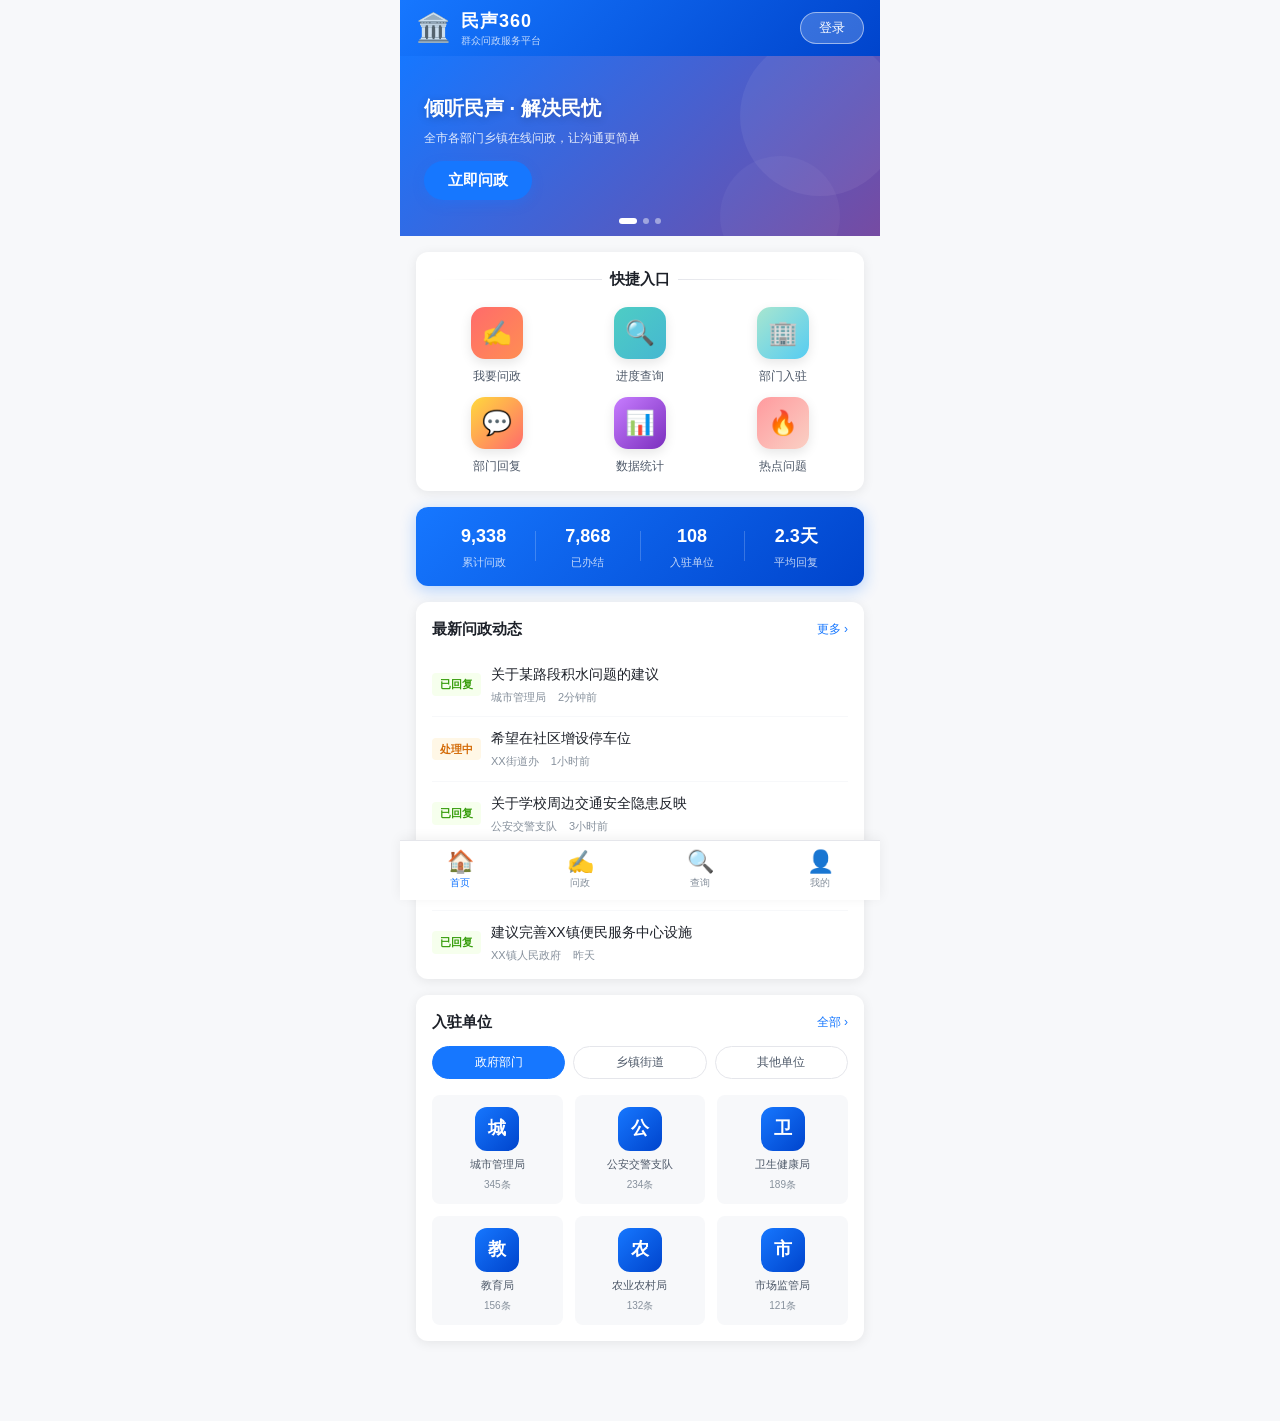
<file: index.html>
<!DOCTYPE html>
<html lang="zh-CN">
<head>
  <meta charset="UTF-8">
  <meta name="viewport" content="width=device-width, initial-scale=1.0, maximum-scale=1.0, user-scalable=no">
  <title>民声360 - 群众问政平台</title>
  <link rel="stylesheet" href="css/common.css">
  <link rel="stylesheet" href="css/index.css">
</head>
<body>
  <!-- 顶部导航 -->
  <header class="header">
    <div class="header-inner">
      <div class="logo">
        <span class="logo-icon">🏛️</span>
        <div class="logo-text">
          <h1>民声360</h1>
          <p>群众问政服务平台</p>
        </div>
      </div>
      <div class="header-actions">
        <button class="btn-login" onclick="showPage('login')">登录</button>
      </div>
    </div>
  </header>

  <!-- 轮播 Banner -->
  <section class="banner">
    <div class="banner-slider" id="bannerSlider">
      <div class="slide slide-1">
        <div class="slide-content">
          <h2>倾听民声 · 解决民忧</h2>
          <p>全市各部门乡镇在线问政，让沟通更简单</p>
          <button class="btn-primary" onclick="showPage('submit')">立即问政</button>
        </div>
      </div>
      <div class="slide slide-2">
        <div class="slide-content">
          <h2>透明高效 · 为民服务</h2>
          <p>全程留痕，督促办理，提升政务服务质量</p>
          <button class="btn-primary" onclick="showPage('query')">查询进度</button>
        </div>
      </div>
      <div class="slide slide-3">
        <div class="slide-content">
          <h2>数据驱动 · 科学治理</h2>
          <p>智能统计分析，助力政府科学决策</p>
          <button class="btn-primary" onclick="showPage('stats')">查看数据</button>
        </div>
      </div>
    </div>
    <div class="banner-dots">
      <span class="dot active" onclick="goSlide(0)"></span>
      <span class="dot" onclick="goSlide(1)"></span>
      <span class="dot" onclick="goSlide(2)"></span>
    </div>
  </section>

  <!-- 快捷入口 -->
  <section class="quick-entry">
    <div class="section-title">
      <span class="title-line"></span>
      <h3>快捷入口</h3>
      <span class="title-line"></span>
    </div>
    <div class="entry-grid">
      <div class="entry-item" onclick="showPage('submit')">
        <div class="entry-icon" style="background: linear-gradient(135deg,#FF6B6B,#FF8E53)">
          <span>✍️</span>
        </div>
        <p>我要问政</p>
      </div>
      <div class="entry-item" onclick="showPage('query')">
        <div class="entry-icon" style="background: linear-gradient(135deg,#4ECDC4,#45B7D1)">
          <span>🔍</span>
        </div>
        <p>进度查询</p>
      </div>
      <div class="entry-item" onclick="showPage('dept')">
        <div class="entry-icon" style="background: linear-gradient(135deg,#A8E6CF,#56CCF2)">
          <span>🏢</span>
        </div>
        <p>部门入驻</p>
      </div>
      <div class="entry-item" onclick="showPage('dept-reply')">
        <div class="entry-icon" style="background: linear-gradient(135deg,#FFD93D,#FF6B6B)">
          <span>💬</span>
        </div>
        <p>部门回复</p>
      </div>
      <div class="entry-item" onclick="showPage('stats')">
        <div class="entry-icon" style="background: linear-gradient(135deg,#C77DFF,#7B2FBE)">
          <span>📊</span>
        </div>
        <p>数据统计</p>
      </div>
      <div class="entry-item" onclick="showPage('hot')">
        <div class="entry-icon" style="background: linear-gradient(135deg,#FF9A9E,#FAD0C4)">
          <span>🔥</span>
        </div>
        <p>热点问题</p>
      </div>
    </div>
  </section>

  <!-- 统计数据 -->
  <section class="stat-bar">
    <div class="stat-item">
      <span class="stat-num" id="totalQuestions">12,845</span>
      <span class="stat-label">累计问政</span>
    </div>
    <div class="stat-divider"></div>
    <div class="stat-item">
      <span class="stat-num" id="solvedQuestions">11,203</span>
      <span class="stat-label">已办结</span>
    </div>
    <div class="stat-divider"></div>
    <div class="stat-item">
      <span class="stat-num" id="deptCount">128</span>
      <span class="stat-label">入驻单位</span>
    </div>
    <div class="stat-divider"></div>
    <div class="stat-item">
      <span class="stat-num" id="avgTime">2.3天</span>
      <span class="stat-label">平均回复</span>
    </div>
  </section>

  <!-- 最新动态 -->
  <section class="news-section">
    <div class="section-header">
      <h3>最新问政动态</h3>
      <a href="javascript:void(0)" class="more-link">更多 ›</a>
    </div>
    <div class="news-list">
      <div class="news-item" onclick="showPage('query')">
        <div class="news-tag tag-replied">已回复</div>
        <div class="news-content">
          <p class="news-title">关于某路段积水问题的建议</p>
          <div class="news-meta">
            <span>城市管理局</span>
            <span>2分钟前</span>
          </div>
        </div>
      </div>
      <div class="news-item" onclick="showPage('query')">
        <div class="news-tag tag-processing">处理中</div>
        <div class="news-content">
          <p class="news-title">希望在社区增设停车位</p>
          <div class="news-meta">
            <span>XX街道办</span>
            <span>1小时前</span>
          </div>
        </div>
      </div>
      <div class="news-item" onclick="showPage('query')">
        <div class="news-tag tag-replied">已回复</div>
        <div class="news-content">
          <p class="news-title">关于学校周边交通安全隐患反映</p>
          <div class="news-meta">
            <span>公安交警支队</span>
            <span>3小时前</span>
          </div>
        </div>
      </div>
      <div class="news-item" onclick="showPage('query')">
        <div class="news-tag tag-new">新提交</div>
        <div class="news-content">
          <p class="news-title">农贸市场卫生环境需要整改</p>
          <div class="news-meta">
            <span>市场监管局</span>
            <span>5小时前</span>
          </div>
        </div>
      </div>
      <div class="news-item" onclick="showPage('query')">
        <div class="news-tag tag-replied">已回复</div>
        <div class="news-content">
          <p class="news-title">建议完善XX镇便民服务中心设施</p>
          <div class="news-meta">
            <span>XX镇人民政府</span>
            <span>昨天</span>
          </div>
        </div>
      </div>
    </div>
  </section>

  <!-- 入驻部门展示 -->
  <section class="dept-showcase">
    <div class="section-header">
      <h3>入驻单位</h3>
      <a href="javascript:void(0)" onclick="showPage('dept-list')" class="more-link">全部 ›</a>
    </div>
    <div class="dept-tabs">
      <button class="dept-tab active" onclick="switchDeptTab(this,'gov')">政府部门</button>
      <button class="dept-tab" onclick="switchDeptTab(this,'town')">乡镇街道</button>
      <button class="dept-tab" onclick="switchDeptTab(this,'other')">其他单位</button>
    </div>
    <div class="dept-grid" id="deptGrid">
      <div class="dept-card" onclick="showPage('submit')">
        <div class="dept-avatar">城</div>
        <p>城市管理局</p>
        <span class="dept-count">345条</span>
      </div>
      <div class="dept-card" onclick="showPage('submit')">
        <div class="dept-avatar">公</div>
        <p>公安交警支队</p>
        <span class="dept-count">234条</span>
      </div>
      <div class="dept-card" onclick="showPage('submit')">
        <div class="dept-avatar">卫</div>
        <p>卫生健康局</p>
        <span class="dept-count">189条</span>
      </div>
      <div class="dept-card" onclick="showPage('submit')">
        <div class="dept-avatar">教</div>
        <p>教育局</p>
        <span class="dept-count">156条</span>
      </div>
      <div class="dept-card" onclick="showPage('submit')">
        <div class="dept-avatar">农</div>
        <p>农业农村局</p>
        <span class="dept-count">132条</span>
      </div>
      <div class="dept-card" onclick="showPage('submit')">
        <div class="dept-avatar">市</div>
        <p>市场监管局</p>
        <span class="dept-count">121条</span>
      </div>
    </div>
  </section>

  <!-- 底部导航 -->
  <nav class="bottom-nav">
    <div class="nav-item active" onclick="switchNav(this,'home')">
      <span class="nav-icon">🏠</span>
      <span>首页</span>
    </div>
    <div class="nav-item" onclick="switchNav(this,'submit');showPage('submit')">
      <span class="nav-icon">✍️</span>
      <span>问政</span>
    </div>
    <div class="nav-item" onclick="switchNav(this,'query');showPage('query')">
      <span class="nav-icon">🔍</span>
      <span>查询</span>
    </div>
    <div class="nav-item" onclick="switchNav(this,'mine');showPage('mine')">
      <span class="nav-icon">👤</span>
      <span>我的</span>
    </div>
  </nav>

  <!-- 各子页面容器（弹出层方式） -->
  <div id="pageOverlay" class="page-overlay" onclick="closePage()"></div>
  <div id="pageContainer" class="page-container"></div>

  <script src="js/common.js"></script>
  <script src="js/submit.js"></script>
  <script src="js/dept.js"></script>
  <script src="js/stats.js"></script>
  <script src="js/index.js"></script>
</body>
</html>
</file>
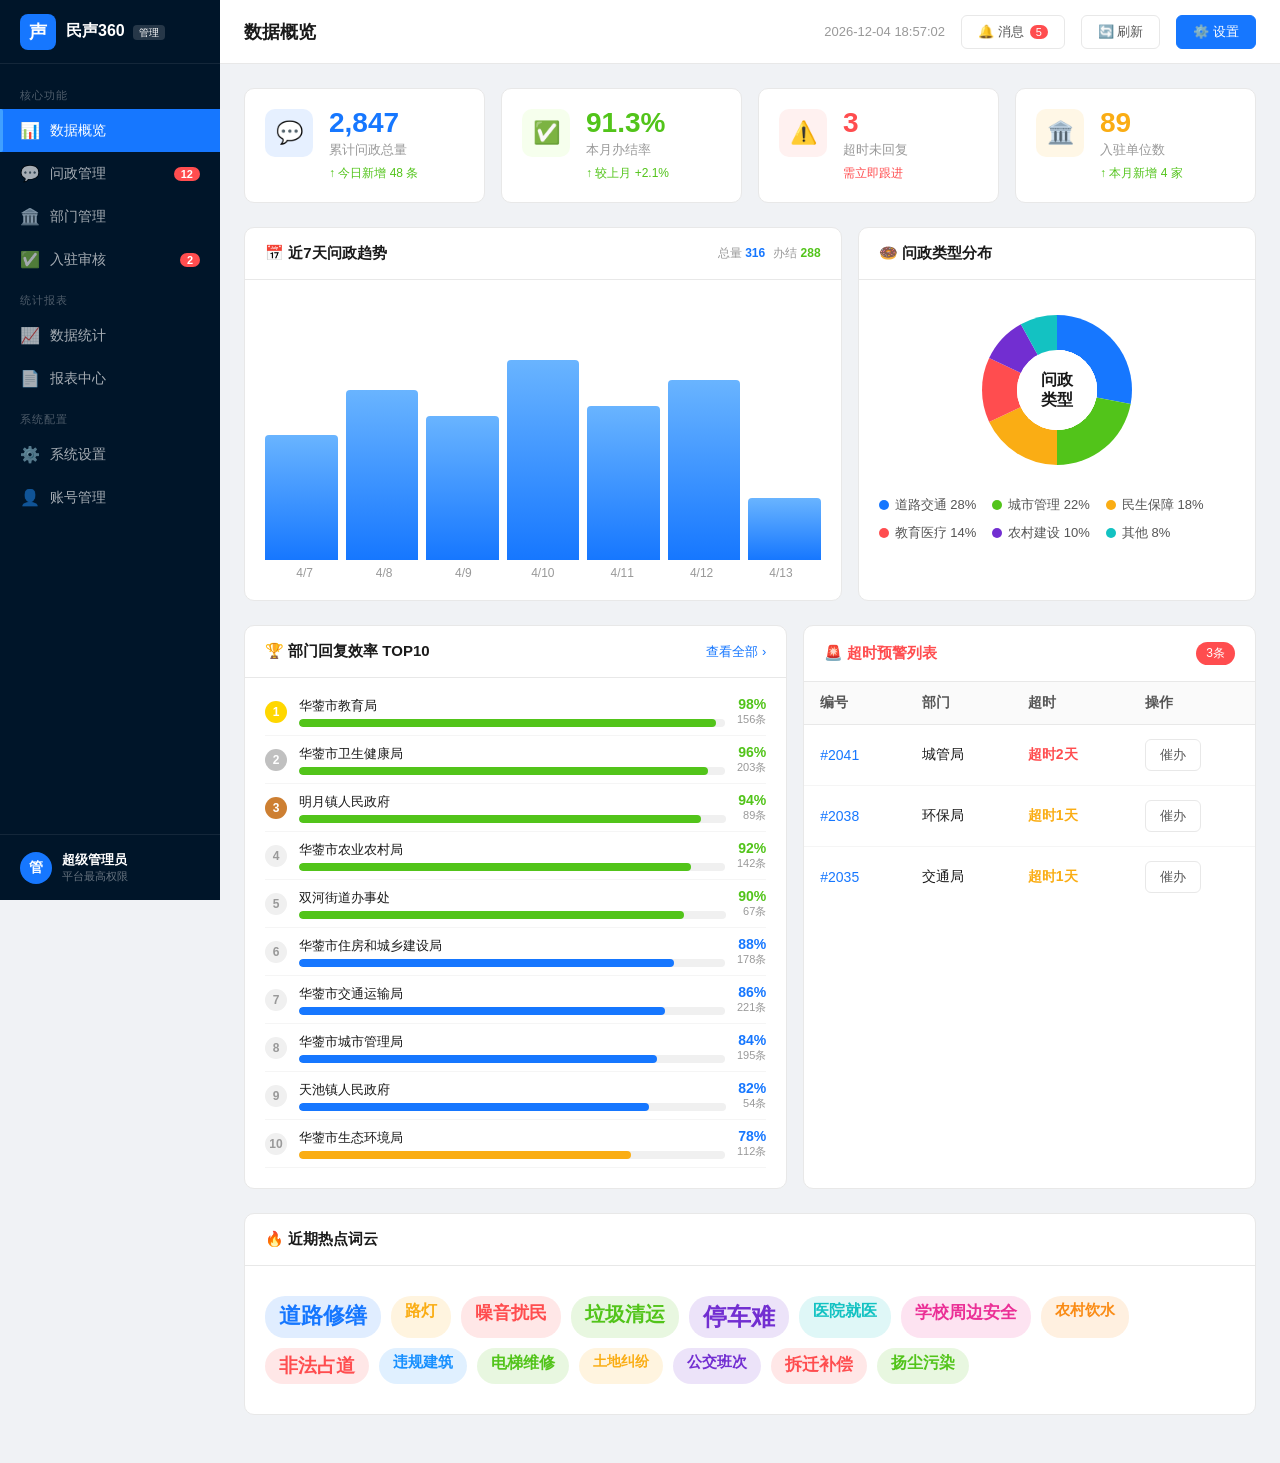
<file: admin.html>
<!DOCTYPE html>
<html lang="zh-CN">
<head>
<meta charset="UTF-8">
<meta name="viewport" content="width=device-width, initial-scale=1.0">
<title>民声360 · 平台管理后台</title>
<style>
  * { margin: 0; padding: 0; box-sizing: border-box; }
  :root {
    --primary: #1677FF;
    --primary-light: #E6F0FF;
    --success: #52C41A;
    --warning: #FAAD14;
    --danger: #FF4D4F;
    --bg: #F0F2F5;
    --sidebar-bg: #001529;
    --sidebar-text: rgba(255,255,255,0.65);
    --sidebar-active: #1677FF;
    --card-bg: #fff;
    --border: #E8E8E8;
    --text-1: #1A1A1A;
    --text-2: #555;
    --text-3: #999;
  }
  body { font-family: -apple-system, BlinkMacSystemFont, 'PingFang SC', 'Hiragino Sans GB', sans-serif; background: var(--bg); color: var(--text-1); min-height: 100vh; display: flex; }

  /* ===== 侧边栏 ===== */
  .sidebar {
    width: 220px; min-height: 100vh; background: var(--sidebar-bg);
    display: flex; flex-direction: column; flex-shrink: 0; position: fixed; top: 0; left: 0; bottom: 0; z-index: 100;
    transition: width 0.2s;
  }
  .sidebar-logo {
    height: 64px; display: flex; align-items: center; gap: 10px; padding: 0 20px;
    border-bottom: 1px solid rgba(255,255,255,0.08);
  }
  .logo-icon {
    width: 36px; height: 36px; background: var(--primary); border-radius: 8px;
    display: flex; align-items: center; justify-content: center; color: #fff; font-size: 18px; font-weight: 800;
  }
  .logo-text { color: #fff; font-size: 16px; font-weight: 700; }
  .logo-badge { background: rgba(255,255,255,0.15); color: #fff; font-size: 10px; padding: 2px 6px; border-radius: 4px; margin-left: 4px; }

  .sidebar-nav { flex: 1; padding: 12px 0; overflow-y: auto; }
  .nav-group-title { color: rgba(255,255,255,0.3); font-size: 11px; padding: 12px 20px 6px; letter-spacing: 1px; text-transform: uppercase; }
  .nav-item {
    display: flex; align-items: center; gap: 10px; padding: 12px 20px; cursor: pointer;
    color: var(--sidebar-text); font-size: 14px; transition: all 0.15s; position: relative;
  }
  .nav-item:hover { color: #fff; background: rgba(255,255,255,0.06); }
  .nav-item.active { color: #fff; background: var(--primary); }
  .nav-item.active::before {
    content: ''; position: absolute; left: 0; top: 0; bottom: 0; width: 3px;
    background: #40A0FF; border-radius: 0 2px 2px 0;
  }
  .nav-item .badge {
    margin-left: auto; background: var(--danger); color: #fff; font-size: 11px;
    padding: 1px 7px; border-radius: 10px; font-weight: 600;
  }
  .nav-icon { font-size: 16px; width: 20px; text-align: center; }

  .sidebar-footer {
    padding: 16px 20px; border-top: 1px solid rgba(255,255,255,0.08);
    display: flex; align-items: center; gap: 10px;
  }
  .admin-avatar {
    width: 32px; height: 32px; background: var(--primary); border-radius: 50%;
    display: flex; align-items: center; justify-content: center; color: #fff; font-size: 14px; font-weight: 700;
  }
  .admin-info .name { color: #fff; font-size: 13px; font-weight: 600; }
  .admin-info .role { color: rgba(255,255,255,0.4); font-size: 11px; }

  /* ===== 主内容区 ===== */
  .main { margin-left: 220px; min-height: 100vh; display: flex; flex-direction: column; flex: 1; }

  .topbar {
    height: 64px; background: #fff; border-bottom: 1px solid var(--border);
    display: flex; align-items: center; padding: 0 24px; gap: 16px; position: sticky; top: 0; z-index: 50;
  }
  .topbar-title { font-size: 18px; font-weight: 700; color: var(--text-1); flex: 1; }
  .topbar-time { font-size: 13px; color: var(--text-3); }
  .topbar-btn {
    padding: 7px 16px; border-radius: 6px; border: 1.5px solid var(--border);
    font-size: 13px; cursor: pointer; background: #fff; color: var(--text-2);
    display: flex; align-items: center; gap: 6px; transition: all 0.15s;
  }
  .topbar-btn:hover { border-color: var(--primary); color: var(--primary); }
  .topbar-btn.primary { background: var(--primary); color: #fff; border-color: var(--primary); }
  .topbar-btn.primary:hover { background: #0e5cdb; }

  .content { padding: 24px; flex: 1; }

  /* ===== 卡片 ===== */
  .card { background: var(--card-bg); border-radius: 10px; border: 1px solid var(--border); overflow: hidden; }
  .card-header {
    padding: 16px 20px; border-bottom: 1px solid var(--border);
    display: flex; align-items: center; justify-content: space-between;
  }
  .card-title { font-size: 15px; font-weight: 700; display: flex; align-items: center; gap: 8px; }
  .card-body { padding: 20px; }
  .card-action { font-size: 13px; color: var(--primary); cursor: pointer; }

  /* ===== 统计卡片 ===== */
  .stat-grid { display: grid; grid-template-columns: repeat(4, 1fr); gap: 16px; margin-bottom: 24px; }
  .stat-card {
    background: var(--card-bg); border-radius: 10px; border: 1px solid var(--border);
    padding: 20px; display: flex; align-items: flex-start; gap: 16px;
  }
  .stat-icon {
    width: 48px; height: 48px; border-radius: 10px; display: flex; align-items: center; justify-content: center;
    font-size: 22px; flex-shrink: 0;
  }
  .stat-info .value { font-size: 28px; font-weight: 800; line-height: 1; margin-bottom: 4px; }
  .stat-info .label { font-size: 13px; color: var(--text-3); margin-bottom: 6px; }
  .stat-info .trend { font-size: 12px; }
  .trend-up { color: var(--success); }
  .trend-down { color: var(--danger); }

  /* ===== 页面切换 ===== */
  .page { display: none; }
  .page.active { display: block; }

  /* ===== 图表区 ===== */
  .chart-grid { display: grid; grid-template-columns: 1.5fr 1fr; gap: 16px; margin-bottom: 24px; }
  .chart-wrap { position: relative; height: 260px; display: flex; align-items: flex-end; gap: 8px; padding: 20px 0 0; }
  .bar-wrap { flex: 1; display: flex; flex-direction: column; align-items: center; gap: 6px; }
  .bar {
    width: 100%; border-radius: 4px 4px 0 0;
    background: linear-gradient(to top, var(--primary), #69B4FF);
    transition: height 0.6s cubic-bezier(.22,1,.36,1); cursor: pointer; position: relative;
  }
  .bar:hover::after {
    content: attr(data-val); position: absolute; top: -28px; left: 50%; transform: translateX(-50%);
    background: rgba(0,0,0,0.75); color: #fff; font-size: 12px; padding: 3px 8px; border-radius: 4px; white-space: nowrap;
  }
  .bar-label { font-size: 12px; color: var(--text-3); white-space: nowrap; }

  /* 饼图 */
  .pie-legend { display: flex; flex-wrap: wrap; gap: 10px 16px; margin-top: 16px; }
  .pie-item { display: flex; align-items: center; gap: 6px; font-size: 13px; color: var(--text-2); }
  .pie-dot { width: 10px; height: 10px; border-radius: 50%; }

  /* ===== 表格 ===== */
  .table-wrap { overflow-x: auto; }
  table { width: 100%; border-collapse: collapse; font-size: 14px; }
  thead th { background: #FAFAFA; padding: 12px 16px; text-align: left; font-weight: 600; color: var(--text-2); border-bottom: 1px solid var(--border); white-space: nowrap; }
  tbody td { padding: 14px 16px; border-bottom: 1px solid #F5F5F5; color: var(--text-1); vertical-align: middle; }
  tbody tr:last-child td { border-bottom: none; }
  tbody tr:hover td { background: #FAFBFF; }

  /* ===== 标签 ===== */
  .tag { display: inline-flex; align-items: center; padding: 3px 10px; border-radius: 20px; font-size: 12px; font-weight: 600; }
  .tag-pending { background: #FFF7E6; color: #D46B08; }
  .tag-processing { background: #E6F4FF; color: #0958D9; }
  .tag-done { background: #F6FFED; color: #389E0D; }
  .tag-urgent { background: #FFF1F0; color: #CF1322; }
  .tag-forward { background: #F9F0FF; color: #531DAB; }
  .tag-active { background: #F6FFED; color: #389E0D; }
  .tag-inactive { background: #F5F5F5; color: #8C8C8C; }

  /* ===== 按钮 ===== */
  .btn { padding: 6px 14px; border-radius: 6px; font-size: 13px; cursor: pointer; border: none; font-weight: 500; transition: all 0.15s; }
  .btn-primary { background: var(--primary); color: #fff; }
  .btn-primary:hover { background: #0e5cdb; }
  .btn-success { background: var(--success); color: #fff; }
  .btn-danger { background: var(--danger); color: #fff; }
  .btn-ghost { background: #fff; border: 1.5px solid var(--border); color: var(--text-2); }
  .btn-ghost:hover { border-color: var(--primary); color: var(--primary); }
  .btn + .btn { margin-left: 6px; }

  /* ===== 表单 ===== */
  .form-row { display: flex; align-items: center; gap: 12px; margin-bottom: 16px; }
  .form-label { width: 100px; font-size: 14px; color: var(--text-2); flex-shrink: 0; text-align: right; }
  .form-control {
    flex: 1; padding: 9px 12px; border: 1.5px solid var(--border); border-radius: 6px;
    font-size: 14px; outline: none; transition: border-color 0.15s; background: #fff;
  }
  .form-control:focus { border-color: var(--primary); }
  select.form-control { cursor: pointer; }

  /* ===== 设置项 ===== */
  .setting-item {
    display: flex; align-items: center; justify-content: space-between;
    padding: 16px 0; border-bottom: 1px solid #F5F5F5;
  }
  .setting-item:last-child { border-bottom: none; }
  .setting-label .title { font-size: 14px; font-weight: 600; }
  .setting-label .desc { font-size: 12px; color: var(--text-3); margin-top: 2px; }
  .setting-control { display: flex; align-items: center; gap: 10px; }

  /* 开关 */
  .toggle { position: relative; width: 44px; height: 24px; cursor: pointer; }
  .toggle input { display: none; }
  .toggle-track {
    width: 44px; height: 24px; background: #CCC; border-radius: 12px;
    transition: background 0.2s; cursor: pointer;
  }
  .toggle input:checked + .toggle-track { background: var(--primary); }
  .toggle-thumb {
    position: absolute; top: 2px; left: 2px; width: 20px; height: 20px;
    background: #fff; border-radius: 50%; transition: transform 0.2s;
    box-shadow: 0 1px 4px rgba(0,0,0,0.2);
  }
  .toggle input:checked ~ .toggle-thumb { transform: translateX(20px); }

  /* 数字输入 */
  .num-input-wrap { display: flex; align-items: center; gap: 8px; }
  .num-input { width: 64px; padding: 7px 10px; border: 1.5px solid var(--border); border-radius: 6px; font-size: 14px; text-align: center; outline: none; }
  .num-input:focus { border-color: var(--primary); }
  .num-unit { font-size: 13px; color: var(--text-3); }

  /* ===== 进度条 ===== */
  .progress-bar { height: 8px; background: #F0F0F0; border-radius: 4px; overflow: hidden; }
  .progress-fill { height: 100%; border-radius: 4px; transition: width 0.6s; }

  /* ===== 分页 ===== */
  .pagination { display: flex; align-items: center; justify-content: flex-end; gap: 6px; margin-top: 16px; }
  .page-btn {
    min-width: 32px; height: 32px; border: 1.5px solid var(--border); border-radius: 6px;
    display: flex; align-items: center; justify-content: center; font-size: 13px; cursor: pointer;
    background: #fff; color: var(--text-2); transition: all 0.15s;
  }
  .page-btn:hover, .page-btn.active { border-color: var(--primary); color: var(--primary); background: var(--primary-light); }

  /* ===== Toast ===== */
  #toast {
    position: fixed; top: 80px; left: 50%; transform: translateX(-50%) translateY(-20px);
    background: rgba(0,0,0,0.75); color: #fff; padding: 10px 20px; border-radius: 8px;
    font-size: 14px; z-index: 9999; opacity: 0; transition: all 0.3s; pointer-events: none;
  }
  #toast.show { opacity: 1; transform: translateX(-50%) translateY(0); }

  /* ===== 模态框 ===== */
  .modal-overlay {
    display: none; position: fixed; inset: 0; background: rgba(0,0,0,0.4);
    z-index: 500; align-items: center; justify-content: center;
  }
  .modal-overlay.open { display: flex; }
  .modal {
    background: #fff; border-radius: 12px; width: 520px; max-width: 90vw;
    max-height: 85vh; overflow-y: auto; box-shadow: 0 20px 60px rgba(0,0,0,0.2);
    animation: modalIn 0.25s ease;
  }
  @keyframes modalIn { from { opacity:0; transform: scale(0.95); } to { opacity:1; transform: scale(1); } }
  .modal-header { padding: 20px 24px 16px; display: flex; align-items: center; justify-content: space-between; border-bottom: 1px solid var(--border); }
  .modal-title { font-size: 16px; font-weight: 700; }
  .modal-close { width: 28px; height: 28px; border-radius: 50%; border: none; background: #F5F5F5; cursor: pointer; font-size: 16px; display: flex; align-items: center; justify-content: center; }
  .modal-close:hover { background: #E8E8E8; }
  .modal-body { padding: 20px 24px; }
  .modal-footer { padding: 12px 24px 20px; display: flex; justify-content: flex-end; gap: 10px; border-top: 1px solid var(--border); }

  /* ===== 词云 ===== */
  .word-cloud { display: flex; flex-wrap: wrap; gap: 10px; padding: 10px 0; }
  .word-item { padding: 5px 14px; border-radius: 20px; cursor: pointer; transition: transform 0.15s; }
  .word-item:hover { transform: scale(1.1); }

  /* ===== 搜索框 ===== */
  .search-wrap { display: flex; gap: 10px; flex-wrap: wrap; align-items: center; margin-bottom: 16px; }
  .search-input { padding: 8px 12px; border: 1.5px solid var(--border); border-radius: 6px; font-size: 13px; outline: none; width: 200px; }
  .search-input:focus { border-color: var(--primary); }
  .search-select { padding: 8px 12px; border: 1.5px solid var(--border); border-radius: 6px; font-size: 13px; outline: none; cursor: pointer; }
  .search-select:focus { border-color: var(--primary); }

  /* ===== 报表卡片 ===== */
  .report-grid { display: grid; grid-template-columns: repeat(4, 1fr); gap: 16px; }
  .report-card {
    border: 2px dashed var(--border); border-radius: 10px; padding: 24px 16px;
    text-align: center; cursor: pointer; transition: all 0.15s; position: relative;
  }
  .report-card:hover { border-color: var(--primary); background: var(--primary-light); }
  .report-card:hover .report-icon { transform: scale(1.1); }
  .report-icon { font-size: 36px; margin-bottom: 10px; transition: transform 0.2s; display: block; }
  .report-name { font-size: 15px; font-weight: 700; margin-bottom: 4px; }
  .report-desc { font-size: 12px; color: var(--text-3); }
  .report-badge {
    position: absolute; top: 10px; right: 10px; background: var(--success);
    color: #fff; font-size: 11px; padding: 2px 8px; border-radius: 10px;
  }

  /* ===== 空状态 ===== */
  .empty-state { text-align: center; padding: 40px; color: var(--text-3); }
  .empty-state .icon { font-size: 48px; margin-bottom: 12px; }
  .empty-state p { font-size: 14px; }

  /* ===== 响应式 ===== */
  @media (max-width: 1200px) {
    .stat-grid { grid-template-columns: repeat(2, 1fr); }
    .chart-grid { grid-template-columns: 1fr; }
    .report-grid { grid-template-columns: repeat(2, 1fr); }
  }
  @media (max-width: 768px) {
    .sidebar { width: 0; overflow: hidden; }
    .main { margin-left: 0; }
  }
</style>
</head>
<body>

<!-- 侧边栏 -->
<nav class="sidebar">
  <div class="sidebar-logo">
    <div class="logo-icon">声</div>
    <div>
      <span class="logo-text">民声360</span>
      <span class="logo-badge">管理</span>
    </div>
  </div>
  <div class="sidebar-nav">
    <div class="nav-group-title">核心功能</div>
    <div class="nav-item active" onclick="switchPage('dashboard',this)">
      <span class="nav-icon">📊</span> 数据概览
    </div>
    <div class="nav-item" onclick="switchPage('questions',this)">
      <span class="nav-icon">💬</span> 问政管理
      <span class="badge">12</span>
    </div>
    <div class="nav-item" onclick="switchPage('dept',this)">
      <span class="nav-icon">🏛️</span> 部门管理
    </div>
    <div class="nav-item" onclick="switchPage('audit',this)">
      <span class="nav-icon">✅</span> 入驻审核
      <span class="badge">2</span>
    </div>
    <div class="nav-group-title">统计报表</div>
    <div class="nav-item" onclick="switchPage('stats',this)">
      <span class="nav-icon">📈</span> 数据统计
    </div>
    <div class="nav-item" onclick="switchPage('report',this)">
      <span class="nav-icon">📄</span> 报表中心
    </div>
    <div class="nav-group-title">系统配置</div>
    <div class="nav-item" onclick="switchPage('settings',this)">
      <span class="nav-icon">⚙️</span> 系统设置
    </div>
    <div class="nav-item" onclick="switchPage('users',this)">
      <span class="nav-icon">👤</span> 账号管理
    </div>
  </div>
  <div class="sidebar-footer">
    <div class="admin-avatar">管</div>
    <div class="admin-info">
      <div class="name">超级管理员</div>
      <div class="role">平台最高权限</div>
    </div>
  </div>
</nav>

<!-- 主内容区 -->
<div class="main">
  <div class="topbar">
    <div class="topbar-title" id="topbar-title">数据概览</div>
    <div class="topbar-time" id="topbar-time"></div>
    <button class="topbar-btn" onclick="showToast('消息中心（演示）')">🔔 消息 <span style="background:var(--danger);color:#fff;border-radius:10px;padding:1px 6px;font-size:11px;">5</span></button>
    <button class="topbar-btn" onclick="showToast('已刷新数据')">🔄 刷新</button>
    <button class="topbar-btn primary" onclick="switchPage('settings',document.querySelector('[onclick*=settings]'))">⚙️ 设置</button>
  </div>

  <div class="content">

    <!-- ====== 数据概览 ====== -->
    <div id="page-dashboard" class="page active">
      <!-- 统计卡片 -->
      <div class="stat-grid">
        <div class="stat-card">
          <div class="stat-icon" style="background:#E6F0FF;">💬</div>
          <div class="stat-info">
            <div class="value" style="color:var(--primary);">2,847</div>
            <div class="label">累计问政总量</div>
            <div class="trend trend-up">↑ 今日新增 48 条</div>
          </div>
        </div>
        <div class="stat-card">
          <div class="stat-icon" style="background:#F6FFED;">✅</div>
          <div class="stat-info">
            <div class="value" style="color:var(--success);">91.3%</div>
            <div class="label">本月办结率</div>
            <div class="trend trend-up">↑ 较上月 +2.1%</div>
          </div>
        </div>
        <div class="stat-card">
          <div class="stat-icon" style="background:#FFF1F0;">⚠️</div>
          <div class="stat-info">
            <div class="value" style="color:var(--danger);">3</div>
            <div class="label">超时未回复</div>
            <div class="trend trend-down">需立即跟进</div>
          </div>
        </div>
        <div class="stat-card">
          <div class="stat-icon" style="background:#FFF7E6;">🏛️</div>
          <div class="stat-info">
            <div class="value" style="color:var(--warning);">89</div>
            <div class="label">入驻单位数</div>
            <div class="trend trend-up">↑ 本月新增 4 家</div>
          </div>
        </div>
      </div>

      <!-- 图表区 -->
      <div class="chart-grid">
        <!-- 7天折线/柱图 -->
        <div class="card">
          <div class="card-header">
            <div class="card-title">📅 近7天问政趋势</div>
            <div style="display:flex;gap:8px;">
              <span style="font-size:12px;color:var(--text-3);">总量 <b style="color:var(--primary);">316</b></span>
              <span style="font-size:12px;color:var(--text-3);">办结 <b style="color:var(--success);">288</b></span>
            </div>
          </div>
          <div class="card-body">
            <div class="chart-wrap" id="bar-chart"></div>
            <div style="display:flex;justify-content:space-around;margin-top:6px;" id="bar-labels"></div>
          </div>
        </div>
        <!-- 类型分布 -->
        <div class="card">
          <div class="card-header">
            <div class="card-title">🍩 问政类型分布</div>
          </div>
          <div class="card-body" style="text-align:center;">
            <canvas id="pieCanvas" width="180" height="180" style="margin:0 auto;display:block;"></canvas>
            <div class="pie-legend" id="pie-legend"></div>
          </div>
        </div>
      </div>

      <!-- 部门效率排行 + 超时列表 -->
      <div style="display:grid;grid-template-columns:1.2fr 1fr;gap:16px;margin-bottom:24px;">
        <div class="card">
          <div class="card-header">
            <div class="card-title">🏆 部门回复效率 TOP10</div>
            <span class="card-action" onclick="switchPage('stats',document.querySelector('[onclick*=stats]'))">查看全部 ›</span>
          </div>
          <div class="card-body" style="padding-top:10px;">
            <div id="dept-rank-list"></div>
          </div>
        </div>
        <div class="card">
          <div class="card-header">
            <div class="card-title" style="color:var(--danger);">🚨 超时预警列表</div>
            <span class="badge" style="background:var(--danger);color:#fff;padding:3px 10px;border-radius:20px;font-size:12px;">3条</span>
          </div>
          <div class="card-body" style="padding:0;">
            <table>
              <thead><tr><th>编号</th><th>部门</th><th>超时</th><th>操作</th></tr></thead>
              <tbody>
                <tr><td style="color:var(--primary);">#2041</td><td>城管局</td><td style="color:var(--danger);font-weight:700;">超时2天</td><td><button class="btn btn-ghost" onclick="showToast('已催办')">催办</button></td></tr>
                <tr><td style="color:var(--primary);">#2038</td><td>环保局</td><td style="color:var(--warning);font-weight:700;">超时1天</td><td><button class="btn btn-ghost" onclick="showToast('已催办')">催办</button></td></tr>
                <tr><td style="color:var(--primary);">#2035</td><td>交通局</td><td style="color:var(--warning);font-weight:700;">超时1天</td><td><button class="btn btn-ghost" onclick="showToast('已催办')">催办</button></td></tr>
              </tbody>
            </table>
          </div>
        </div>
      </div>

      <!-- 热词云 -->
      <div class="card" style="margin-bottom:24px;">
        <div class="card-header"><div class="card-title">🔥 近期热点词云</div></div>
        <div class="card-body">
          <div class="word-cloud" id="word-cloud"></div>
        </div>
      </div>
    </div>

    <!-- ====== 问政管理 ====== -->
    <div id="page-questions" class="page">
      <div class="search-wrap">
        <input class="search-input" placeholder="搜索编号/内容关键词…" type="text">
        <select class="search-select"><option>全部状态</option><option>待受理</option><option>处理中</option><option>已办结</option><option>已转发</option></select>
        <select class="search-select"><option>全部类型</option><option>道路交通</option><option>城市管理</option><option>民生保障</option><option>教育医疗</option></select>
        <select class="search-select"><option>所有部门</option><option>城管局</option><option>交通局</option><option>教育局</option><option>卫生健康局</option></select>
        <button class="btn btn-primary" onclick="showToast('已筛选')">🔍 筛选</button>
        <button class="btn btn-ghost" onclick="showToast('已导出')">📥 导出</button>
      </div>
      <div class="card">
        <div class="table-wrap">
          <table>
            <thead>
              <tr><th>编号</th><th>提交时间</th><th>问政内容（摘要）</th><th>目标部门</th><th>状态</th><th>是否紧急</th><th>截止日期</th><th>操作</th></tr>
            </thead>
            <tbody id="question-table"></tbody>
          </table>
        </div>
        <div class="pagination">
          <div class="page-btn">‹</div>
          <div class="page-btn active">1</div>
          <div class="page-btn">2</div>
          <div class="page-btn">3</div>
          <div class="page-btn">…</div>
          <div class="page-btn">12</div>
          <div class="page-btn">›</div>
        </div>
      </div>
    </div>

    <!-- ====== 部门管理 ====== -->
    <div id="page-dept" class="page">
      <div class="search-wrap">
        <input class="search-input" placeholder="搜索部门名称…" type="text">
        <select class="search-select"><option>全部类型</option><option>市直部门</option><option>乡镇政府</option><option>街道办事处</option></select>
        <select class="search-select"><option>全部状态</option><option>正常运营</option><option>已停用</option></select>
        <button class="btn btn-primary" onclick="showToast('已筛选')">🔍 筛选</button>
        <button class="btn btn-ghost" style="margin-left:auto;" onclick="openModal('add-dept-modal')">＋ 新增部门</button>
      </div>
      <div class="card">
        <div class="table-wrap">
          <table>
            <thead>
              <tr><th>部门名称</th><th>类型</th><th>负责人</th><th>联系电话</th><th>累计问政</th><th>办结率</th><th>状态</th><th>操作</th></tr>
            </thead>
            <tbody id="dept-table"></tbody>
          </table>
        </div>
        <div class="pagination">
          <div class="page-btn">‹</div>
          <div class="page-btn active">1</div>
          <div class="page-btn">2</div>
          <div class="page-btn">3</div>
          <div class="page-btn">›</div>
        </div>
      </div>
    </div>

    <!-- ====== 入驻审核 ====== -->
    <div id="page-audit" class="page">
      <div class="card" style="margin-bottom:16px;">
        <div class="card-header"><div class="card-title">📥 待审核申请</div><span class="badge" style="background:var(--danger);color:#fff;padding:4px 12px;border-radius:20px;font-size:13px;">2 条待处理</span></div>
        <div class="card-body" style="padding:0;">
          <table>
            <thead><tr><th>申请单位</th><th>类型</th><th>负责人</th><th>联系方式</th><th>申请时间</th><th>入驻理由</th><th>操作</th></tr></thead>
            <tbody>
              <tr>
                <td><b>某某环保科技公司</b></td>
                <td>其他企事业</td>
                <td>李志远</td>
                <td>138****5678</td>
                <td>2026-04-12 14:32</td>
                <td style="color:var(--text-3);">承担政府委托环保检测项目</td>
                <td>
                  <button class="btn btn-success" onclick="showToast('✅ 已通过审核')">通过</button>
                  <button class="btn btn-danger" onclick="openModal('reject-modal')">驳回</button>
                  <button class="btn btn-ghost" onclick="openModal('audit-detail-modal')">详情</button>
                </td>
              </tr>
              <tr>
                <td><b>CC镇人民政府</b></td>
                <td>乡镇政府</td>
                <td>张国华</td>
                <td>0826-5****12</td>
                <td>2026-04-11 09:15</td>
                <td style="color:var(--text-3);">基层乡镇政府，服务本辖区群众</td>
                <td>
                  <button class="btn btn-success" onclick="showToast('✅ 已通过审核')">通过</button>
                  <button class="btn btn-danger" onclick="openModal('reject-modal')">驳回</button>
                  <button class="btn btn-ghost" onclick="openModal('audit-detail-modal')">详情</button>
                </td>
              </tr>
            </tbody>
          </table>
        </div>
      </div>
      <div class="card">
        <div class="card-header"><div class="card-title">📋 历史审核记录</div></div>
        <div class="card-body" style="padding:0;">
          <table>
            <thead><tr><th>单位名称</th><th>类型</th><th>申请时间</th><th>审核时间</th><th>审核结果</th><th>备注</th></tr></thead>
            <tbody>
              <tr><td>华蓥市市场监督管理局</td><td>市直部门</td><td>2026-03-18</td><td>2026-03-19</td><td><span class="tag tag-done">已通过</span></td><td>-</td></tr>
              <tr><td>阳和镇人民政府</td><td>乡镇政府</td><td>2026-03-15</td><td>2026-03-16</td><td><span class="tag tag-done">已通过</span></td><td>-</td></tr>
              <tr><td>某培训机构</td><td>其他</td><td>2026-03-10</td><td>2026-03-11</td><td><span class="tag tag-urgent">已驳回</span></td><td>不符合入驻条件</td></tr>
            </tbody>
          </table>
        </div>
      </div>
    </div>

    <!-- ====== 数据统计 ====== -->
    <div id="page-stats" class="page">
      <!-- 顶部筛选 -->
      <div class="card" style="margin-bottom:16px;">
        <div class="card-body" style="padding:14px 20px;">
          <div style="display:flex;align-items:center;gap:16px;flex-wrap:wrap;">
            <span style="font-size:14px;color:var(--text-2);font-weight:600;">统计维度：</span>
            <select class="search-select"><option>2026年</option><option>2025年</option></select>
            <select class="search-select"><option>全市</option><option>市直部门</option><option>乡镇政府</option></select>
            <select class="search-select"><option>全部类型</option><option>道路交通</option><option>城市管理</option><option>民生保障</option></select>
            <button class="btn btn-primary" onclick="showToast('已更新统计')">查询</button>
            <button class="btn btn-ghost" style="margin-left:auto;" onclick="showToast('已导出统计报表')">📥 导出统计</button>
          </div>
        </div>
      </div>

      <div class="stat-grid" style="margin-bottom:16px;">
        <div class="stat-card"><div class="stat-icon" style="background:#E6F0FF;">📨</div><div class="stat-info"><div class="value" style="color:var(--primary);">1,248</div><div class="label">本年问政总量</div><div class="trend trend-up">↑ 较去年 +18.6%</div></div></div>
        <div class="stat-card"><div class="stat-icon" style="background:#F6FFED;">⚡</div><div class="stat-info"><div class="value" style="color:var(--success);">2.8天</div><div class="label">平均回复时长</div><div class="trend trend-up">↓ 较去年缩短0.5天</div></div></div>
        <div class="stat-card"><div class="stat-icon" style="background:#FFF7E6;">🔁</div><div class="stat-info"><div class="value" style="color:var(--warning);">8.2%</div><div class="label">转发率</div><div class="trend trend-down">↓ 较去年下降1.3%</div></div></div>
        <div class="stat-card"><div class="stat-icon" style="background:#F9F0FF;">😊</div><div class="stat-info"><div class="value" style="color:#722ED1;">96.1%</div><div class="label">群众满意度</div><div class="trend trend-up">↑ 较去年 +0.8%</div></div></div>
      </div>

      <div class="chart-grid">
        <div class="card">
          <div class="card-header"><div class="card-title">📊 各部门问政量 & 办结率对比</div></div>
          <div class="card-body" style="padding-top:10px;">
            <div id="dept-stats-list"></div>
          </div>
        </div>
        <div class="card">
          <div class="card-header"><div class="card-title">📅 月度问政趋势（本年）</div></div>
          <div class="card-body">
            <div class="chart-wrap" id="monthly-chart" style="height:220px;"></div>
            <div style="display:flex;justify-content:space-around;margin-top:6px;" id="monthly-labels"></div>
          </div>
        </div>
      </div>
    </div>

    <!-- ====== 报表中心 ====== -->
    <div id="page-report" class="page">
      <div class="report-grid" style="margin-bottom:24px;">
        <div class="report-card" onclick="showToast('📄 周报生成中，请稍候…')">
          <span class="report-icon">📋</span>
          <div class="report-name">周报</div>
          <div class="report-desc">每周工作汇总</div>
          <span class="report-badge">自动</span>
        </div>
        <div class="report-card" onclick="showToast('📄 月报生成中，请稍候…')">
          <span class="report-icon">📊</span>
          <div class="report-name">月报</div>
          <div class="report-desc">每月运营报告</div>
          <span class="report-badge">自动</span>
        </div>
        <div class="report-card" onclick="showToast('📄 年报生成中，请稍候…')">
          <span class="report-icon">📈</span>
          <div class="report-name">年报</div>
          <div class="report-desc">年度综合分析</div>
          <span class="report-badge">自动</span>
        </div>
        <div class="report-card" onclick="openModal('custom-report-modal')">
          <span class="report-icon">🛠️</span>
          <div class="report-name">自定义报表</div>
          <div class="report-desc">按需选择维度导出</div>
        </div>
      </div>

      <div class="card">
        <div class="card-header"><div class="card-title">🗂️ 已生成报表</div></div>
        <div class="table-wrap">
          <table>
            <thead><tr><th>报表名称</th><th>类型</th><th>生成时间</th><th>生成方式</th><th>大小</th><th>操作</th></tr></thead>
            <tbody>
              <tr><td>2026年第15周工作周报</td><td><span class="tag tag-processing">周报</span></td><td>2026-04-13 08:00</td><td>自动生成</td><td>238 KB</td><td><button class="btn btn-primary" onclick="showToast('开始下载…')">⬇ 下载</button><button class="btn btn-ghost" onclick="showToast('预览中…')">👁 预览</button></td></tr>
              <tr><td>2026年3月工作月报</td><td><span class="tag tag-done">月报</span></td><td>2026-04-01 08:00</td><td>自动生成</td><td>512 KB</td><td><button class="btn btn-primary" onclick="showToast('开始下载…')">⬇ 下载</button><button class="btn btn-ghost" onclick="showToast('预览中…')">👁 预览</button></td></tr>
              <tr><td>2025年工作年报</td><td><span class="tag tag-forward">年报</span></td><td>2026-01-01 08:00</td><td>自动生成</td><td>2.1 MB</td><td><button class="btn btn-primary" onclick="showToast('开始下载…')">⬇ 下载</button><button class="btn btn-ghost" onclick="showToast('预览中…')">👁 预览</button></td></tr>
              <tr><td>道路交通专项分析报告</td><td><span class="tag tag-pending">自定义</span></td><td>2026-04-10 16:32</td><td>手动生成</td><td>389 KB</td><td><button class="btn btn-primary" onclick="showToast('开始下载…')">⬇ 下载</button><button class="btn btn-ghost" onclick="showToast('预览中…')">👁 预览</button></td></tr>
            </tbody>
          </table>
        </div>
      </div>
    </div>

    <!-- ====== 系统设置 ====== -->
    <div id="page-settings" class="page">
      <!-- 回复时限 -->
      <div class="card" style="margin-bottom:16px;">
        <div class="card-header"><div class="card-title">⏰ 回复时限设置</div></div>
        <div class="card-body">
          <div class="setting-item">
            <div class="setting-label"><div class="title">普通问政回复时限</div><div class="desc">适用于一般性建议和投诉</div></div>
            <div class="setting-control">
              <div class="num-input-wrap"><input class="num-input" type="number" value="5" min="1" max="30"><span class="num-unit">个工作日</span></div>
              <button class="btn btn-primary" onclick="showToast('✅ 保存成功')">保存</button>
            </div>
          </div>
          <div class="setting-item">
            <div class="setting-label"><div class="title">紧急问政回复时限</div><div class="desc">涉及紧急安全隐患等情况</div></div>
            <div class="setting-control">
              <div class="num-input-wrap"><input class="num-input" type="number" value="2" min="1" max="10"><span class="num-unit">个工作日</span></div>
              <button class="btn btn-primary" onclick="showToast('✅ 保存成功')">保存</button>
            </div>
          </div>
          <div class="setting-item">
            <div class="setting-label"><div class="title">部门转发时限</div><div class="desc">从收到问政到转发完成的时限</div></div>
            <div class="setting-control">
              <div class="num-input-wrap"><input class="num-input" type="number" value="3" min="1" max="15"><span class="num-unit">个工作日</span></div>
              <button class="btn btn-primary" onclick="showToast('✅ 保存成功')">保存</button>
            </div>
          </div>
          <div class="setting-item">
            <div class="setting-label"><div class="title">超时自动催办</div><div class="desc">超时后自动向相关部门负责人发送催办通知</div></div>
            <div class="setting-control">
              <label class="toggle" onclick="this.querySelector('input').click(); showToast('设置已更新')">
                <input type="checkbox" checked>
                <div class="toggle-track"></div>
                <div class="toggle-thumb"></div>
              </label>
            </div>
          </div>
        </div>
      </div>

      <!-- 报表设置 -->
      <div class="card" style="margin-bottom:16px;">
        <div class="card-header"><div class="card-title">📄 自动报表设置</div></div>
        <div class="card-body">
          <div class="setting-item">
            <div class="setting-label"><div class="title">周报自动生成</div><div class="desc">每周一 08:00 自动生成上周工作报告</div></div>
            <div class="setting-control">
              <label class="toggle" onclick="this.querySelector('input').click(); showToast('设置已更新')">
                <input type="checkbox" checked>
                <div class="toggle-track"></div>
                <div class="toggle-thumb"></div>
              </label>
            </div>
          </div>
          <div class="setting-item">
            <div class="setting-label"><div class="title">月报自动生成</div><div class="desc">每月1日 08:00 自动生成上月工作报告</div></div>
            <div class="setting-control">
              <label class="toggle" onclick="this.querySelector('input').click(); showToast('设置已更新')">
                <input type="checkbox" checked>
                <div class="toggle-track"></div>
                <div class="toggle-thumb"></div>
              </label>
            </div>
          </div>
          <div class="setting-item">
            <div class="setting-label"><div class="title">年报自动生成</div><div class="desc">每年1月1日 08:00 自动生成上年工作报告</div></div>
            <div class="setting-control">
              <label class="toggle" onclick="this.querySelector('input').click(); showToast('设置已更新')">
                <input type="checkbox" checked>
                <div class="toggle-track"></div>
                <div class="toggle-thumb"></div>
              </label>
            </div>
          </div>
          <div class="setting-item">
            <div class="setting-label"><div class="title">报表格式</div><div class="desc">选择导出文件格式</div></div>
            <div class="setting-control">
              <select class="search-select"><option>Word (.docx)</option><option>Excel (.xlsx)</option><option>PDF (.pdf)</option></select>
              <button class="btn btn-primary" onclick="showToast('✅ 保存成功')">保存</button>
            </div>
          </div>
        </div>
      </div>

      <!-- 通知设置 -->
      <div class="card" style="margin-bottom:16px;">
        <div class="card-header"><div class="card-title">🔔 通知推送设置</div></div>
        <div class="card-body">
          <div class="setting-item">
            <div class="setting-label"><div class="title">新问政到达通知</div><div class="desc">向对应部门负责人推送消息通知</div></div>
            <div class="setting-control">
              <label class="toggle" onclick="this.querySelector('input').click(); showToast('设置已更新')">
                <input type="checkbox" checked>
                <div class="toggle-track"></div>
                <div class="toggle-thumb"></div>
              </label>
            </div>
          </div>
          <div class="setting-item">
            <div class="setting-label"><div class="title">群众满意度评价提醒</div><div class="desc">问政办结后提醒群众评价</div></div>
            <div class="setting-control">
              <label class="toggle" onclick="this.querySelector('input').click(); showToast('设置已更新')">
                <input type="checkbox" checked>
                <div class="toggle-track"></div>
                <div class="toggle-thumb"></div>
              </label>
            </div>
          </div>
          <div class="setting-item">
            <div class="setting-label"><div class="title">超时催办短信</div><div class="desc">通过短信方式向责任人催办</div></div>
            <div class="setting-control">
              <select class="search-select"><option>关闭</option><option>微信通知</option><option>短信通知</option><option>两者都发</option></select>
              <button class="btn btn-primary" onclick="showToast('✅ 保存成功')">保存</button>
            </div>
          </div>
        </div>
      </div>

      <!-- 平台基础信息 -->
      <div class="card">
        <div class="card-header"><div class="card-title">🏷️ 平台基础信息</div></div>
        <div class="card-body">
          <div class="form-row"><label class="form-label">平台名称</label><input class="form-control" value="民声360"></div>
          <div class="form-row"><label class="form-label">主管单位</label><input class="form-control" value="华蓥市融媒体中心"></div>
          <div class="form-row"><label class="form-label">联系电话</label><input class="form-control" value="0826-XXXXXXX"></div>
          <div class="form-row"><label class="form-label">工作时间</label><input class="form-control" value="周一至周五 09:00-17:30"></div>
          <div style="text-align:right;">
            <button class="btn btn-primary" onclick="showToast('✅ 平台信息保存成功')">保存设置</button>
          </div>
        </div>
      </div>
    </div>

    <!-- ====== 账号管理 ====== -->
    <div id="page-users" class="page">
      <div style="display:flex;justify-content:flex-end;margin-bottom:16px;">
        <button class="btn btn-primary" onclick="openModal('add-user-modal')">＋ 新增管理员</button>
      </div>
      <div class="card">
        <div class="table-wrap">
          <table>
            <thead><tr><th>姓名</th><th>账号</th><th>角色</th><th>关联部门</th><th>最后登录</th><th>状态</th><th>操作</th></tr></thead>
            <tbody>
              <tr><td><b>超级管理员</b></td><td>admin</td><td><span class="tag tag-urgent">超级管理员</span></td><td>平台</td><td>2026-04-13 16:20</td><td><span class="tag tag-active">正常</span></td><td><button class="btn btn-ghost" onclick="showToast('权限最高，无法编辑')">编辑</button></td></tr>
              <tr><td>王小明</td><td>wangxm</td><td><span class="tag tag-processing">部门管理员</span></td><td>城管局</td><td>2026-04-13 11:30</td><td><span class="tag tag-active">正常</span></td><td><button class="btn btn-ghost" onclick="openModal('edit-user-modal')">编辑</button><button class="btn btn-danger" onclick="showToast('已停用账号')">停用</button></td></tr>
              <tr><td>李秀芳</td><td>lixf</td><td><span class="tag tag-processing">部门管理员</span></td><td>教育局</td><td>2026-04-12 15:22</td><td><span class="tag tag-active">正常</span></td><td><button class="btn btn-ghost" onclick="openModal('edit-user-modal')">编辑</button><button class="btn btn-danger" onclick="showToast('已停用账号')">停用</button></td></tr>
              <tr><td>张伟</td><td>zhangwei</td><td><span class="tag tag-processing">部门管理员</span></td><td>交通局</td><td>2026-04-10 09:05</td><td><span class="tag tag-inactive">已停用</span></td><td><button class="btn btn-ghost" onclick="openModal('edit-user-modal')">编辑</button><button class="btn btn-success" onclick="showToast('已启用账号')">启用</button></td></tr>
            </tbody>
          </table>
        </div>
      </div>
    </div>

  </div><!-- /content -->
</div><!-- /main -->

<!-- ====== 模态框 ====== -->
<!-- 驳回原因 -->
<div class="modal-overlay" id="reject-modal">
  <div class="modal">
    <div class="modal-header"><div class="modal-title">驳回原因</div><button class="modal-close" onclick="closeModal('reject-modal')">✕</button></div>
    <div class="modal-body">
      <div class="form-row"><label class="form-label">驳回原因</label><textarea class="form-control" rows="4" placeholder="请填写驳回理由，将通知申请方…"></textarea></div>
    </div>
    <div class="modal-footer">
      <button class="btn btn-ghost" onclick="closeModal('reject-modal')">取消</button>
      <button class="btn btn-danger" onclick="closeModal('reject-modal');showToast('已驳回并通知申请方')">确认驳回</button>
    </div>
  </div>
</div>

<!-- 审核详情 -->
<div class="modal-overlay" id="audit-detail-modal">
  <div class="modal">
    <div class="modal-header"><div class="modal-title">入驻申请详情</div><button class="modal-close" onclick="closeModal('audit-detail-modal')">✕</button></div>
    <div class="modal-body">
      <div class="form-row"><label class="form-label">单位名称</label><input class="form-control" value="某某环保科技公司" readonly></div>
      <div class="form-row"><label class="form-label">单位类型</label><input class="form-control" value="其他企事业" readonly></div>
      <div class="form-row"><label class="form-label">统一社会<br>信用代码</label><input class="form-control" value="91510129XXXXXXXXXX" readonly></div>
      <div class="form-row"><label class="form-label">负责人</label><input class="form-control" value="李志远" readonly></div>
      <div class="form-row"><label class="form-label">联系方式</label><input class="form-control" value="138****5678" readonly></div>
      <div class="form-row"><label class="form-label">办公地址</label><input class="form-control" value="华蓥市高新区科技路XX号" readonly></div>
      <div class="form-row"><label class="form-label">入驻理由</label><textarea class="form-control" rows="3" readonly>承担政府委托环保检测项目，需接受群众监督和问政。</textarea></div>
    </div>
    <div class="modal-footer">
      <button class="btn btn-ghost" onclick="closeModal('audit-detail-modal')">关闭</button>
      <button class="btn btn-success" onclick="closeModal('audit-detail-modal');showToast('✅ 已通过审核')">通过审核</button>
    </div>
  </div>
</div>

<!-- 新增部门 -->
<div class="modal-overlay" id="add-dept-modal">
  <div class="modal">
    <div class="modal-header"><div class="modal-title">新增部门</div><button class="modal-close" onclick="closeModal('add-dept-modal')">✕</button></div>
    <div class="modal-body">
      <div class="form-row"><label class="form-label">部门名称</label><input class="form-control" placeholder="请输入部门全称"></div>
      <div class="form-row"><label class="form-label">部门类型</label><select class="form-control"><option>市直部门</option><option>乡镇政府</option><option>街道办事处</option></select></div>
      <div class="form-row"><label class="form-label">负责人</label><input class="form-control" placeholder="负责人姓名"></div>
      <div class="form-row"><label class="form-label">联系电话</label><input class="form-control" placeholder="联系方式"></div>
    </div>
    <div class="modal-footer">
      <button class="btn btn-ghost" onclick="closeModal('add-dept-modal')">取消</button>
      <button class="btn btn-primary" onclick="closeModal('add-dept-modal');showToast('✅ 部门添加成功')">确认添加</button>
    </div>
  </div>
</div>

<!-- 自定义报表 -->
<div class="modal-overlay" id="custom-report-modal">
  <div class="modal">
    <div class="modal-header"><div class="modal-title">自定义报表</div><button class="modal-close" onclick="closeModal('custom-report-modal')">✕</button></div>
    <div class="modal-body">
      <div class="form-row"><label class="form-label">报表名称</label><input class="form-control" placeholder="如：道路交通专项分析"></div>
      <div class="form-row"><label class="form-label">时间范围</label><input class="form-control" type="date" value="2026-01-01"></div>
      <div class="form-row" style="align-items:center;"><label class="form-label">至</label><input class="form-control" type="date" value="2026-04-13"></div>
      <div class="form-row"><label class="form-label">统计维度</label><select class="form-control"><option>全部维度</option><option>按部门</option><option>按类型</option><option>按乡镇</option></select></div>
      <div class="form-row"><label class="form-label">导出格式</label><select class="form-control"><option>Word (.docx)</option><option>Excel (.xlsx)</option><option>PDF (.pdf)</option></select></div>
    </div>
    <div class="modal-footer">
      <button class="btn btn-ghost" onclick="closeModal('custom-report-modal')">取消</button>
      <button class="btn btn-primary" onclick="closeModal('custom-report-modal');showToast('📄 报表生成中，完成后自动下载')">生成报表</button>
    </div>
  </div>
</div>

<!-- 新增管理员 -->
<div class="modal-overlay" id="add-user-modal">
  <div class="modal">
    <div class="modal-header"><div class="modal-title">新增管理员</div><button class="modal-close" onclick="closeModal('add-user-modal')">✕</button></div>
    <div class="modal-body">
      <div class="form-row"><label class="form-label">姓名</label><input class="form-control" placeholder="管理员姓名"></div>
      <div class="form-row"><label class="form-label">登录账号</label><input class="form-control" placeholder="登录账号（字母数字）"></div>
      <div class="form-row"><label class="form-label">初始密码</label><input class="form-control" type="password" placeholder="初始密码（建议首次登录修改）"></div>
      <div class="form-row"><label class="form-label">角色</label><select class="form-control"><option>部门管理员</option><option>统计查看员</option></select></div>
      <div class="form-row"><label class="form-label">关联部门</label><select class="form-control"><option>城管局</option><option>教育局</option><option>交通局</option><option>卫生健康局</option></select></div>
    </div>
    <div class="modal-footer">
      <button class="btn btn-ghost" onclick="closeModal('add-user-modal')">取消</button>
      <button class="btn btn-primary" onclick="closeModal('add-user-modal');showToast('✅ 管理员账号已创建')">确认创建</button>
    </div>
  </div>
</div>

<!-- Toast -->
<div id="toast"></div>

<script>
// ===== 工具函数 =====
const $ = id => document.getElementById(id);

function showToast(msg) {
  const t = $('toast');
  t.textContent = msg;
  t.classList.add('show');
  clearTimeout(t._timer);
  t._timer = setTimeout(() => t.classList.remove('show'), 2500);
}

function openModal(id) { $(id).classList.add('open'); }
function closeModal(id) { $(id).classList.remove('open'); }

// 点击遮罩关闭
document.querySelectorAll('.modal-overlay').forEach(el => {
  el.addEventListener('click', e => { if (e.target === el) el.classList.remove('open'); });
});

// ===== 页面切换 =====
const pageNames = {
  dashboard: '数据概览', questions: '问政管理', dept: '部门管理',
  audit: '入驻审核', stats: '数据统计', report: '报表中心',
  settings: '系统设置', users: '账号管理'
};

function switchPage(name, navEl) {
  document.querySelectorAll('.page').forEach(p => p.classList.remove('active'));
  document.querySelectorAll('.nav-item').forEach(n => n.classList.remove('active'));
  $(`page-${name}`).classList.add('active');
  if (navEl) navEl.classList.add('active');
  $('topbar-title').textContent = pageNames[name] || name;
}

// ===== 实时时间 =====
function updateTime() {
  const now = new Date();
  const pad = n => String(n).padStart(2, '0');
  $('topbar-time').textContent = `${now.getFullYear()}-${pad(now.getMonth()+1)}-${pad(now.getDate())} ${pad(now.getHours())}:${pad(now.getMinutes())}:${pad(now.getSeconds())}`;
}
updateTime(); setInterval(updateTime, 1000);

// ===== 7天柱状图 =====
function initBarChart() {
  const days = ['4/7','4/8','4/9','4/10','4/11','4/12','4/13'];
  const vals = [38, 52, 44, 61, 47, 55, 19];
  const max = Math.max(...vals);
  const wrap = $('bar-chart');
  const labels = $('bar-labels');
  if (!wrap) return;
  wrap.innerHTML = ''; labels.innerHTML = '';
  vals.forEach((v, i) => {
    const col = document.createElement('div');
    col.className = 'bar-wrap';
    const bar = document.createElement('div');
    bar.className = 'bar';
    bar.style.height = '0';
    bar.style.width = '100%';
    bar.setAttribute('data-val', `${v}条`);
    col.appendChild(bar);
    wrap.appendChild(col);
    setTimeout(() => { bar.style.height = (v / max * 200) + 'px'; }, 100 + i * 60);

    const lbl = document.createElement('div');
    lbl.style.cssText = 'font-size:12px;color:var(--text-3);flex:1;text-align:center;';
    lbl.textContent = days[i];
    labels.appendChild(lbl);
  });
}

// ===== 月度柱状图 =====
function initMonthlyChart() {
  const months = ['1月','2月','3月','4月','5月','6月','7月','8月','9月','10月','11月','12月'];
  const vals = [82, 95, 114, 120, 0, 0, 0, 0, 0, 0, 0, 0];
  const max = 140;
  const wrap = $('monthly-chart');
  const labels = $('monthly-labels');
  if (!wrap) return;
  wrap.innerHTML = ''; labels.innerHTML = '';
  vals.forEach((v, i) => {
    const col = document.createElement('div');
    col.className = 'bar-wrap';
    const bar = document.createElement('div');
    bar.className = 'bar';
    bar.style.height = '0'; bar.style.width = '100%';
    bar.style.background = v === 0 ? '#E8E8E8' : 'linear-gradient(to top, var(--primary), #69B4FF)';
    if (v > 0) bar.setAttribute('data-val', `${v}条`);
    col.appendChild(bar);
    wrap.appendChild(col);
    setTimeout(() => { bar.style.height = (Math.max(v, v===0?6:0) / max * 180) + 'px'; }, 100 + i * 40);

    const lbl = document.createElement('div');
    lbl.style.cssText = 'font-size:11px;color:var(--text-3);flex:1;text-align:center;';
    lbl.textContent = months[i];
    labels.appendChild(lbl);
  });
}

// ===== 饼图（Canvas）=====
function initPieChart() {
  const canvas = $('pieCanvas');
  if (!canvas) return;
  const ctx = canvas.getContext('2d');
  const data = [
    { label: '道路交通', value: 28, color: '#1677FF' },
    { label: '城市管理', value: 22, color: '#52C41A' },
    { label: '民生保障', value: 18, color: '#FAAD14' },
    { label: '教育医疗', value: 14, color: '#FF4D4F' },
    { label: '农村建设', value: 10, color: '#722ED1' },
    { label: '其他', value: 8, color: '#13C2C2' },
  ];
  const total = data.reduce((s, d) => s + d.value, 0);
  const cx = 90, cy = 90, r = 75, ir = 40;
  let start = -Math.PI / 2;
  ctx.clearRect(0, 0, 180, 180);
  data.forEach(d => {
    const angle = (d.value / total) * Math.PI * 2;
    ctx.beginPath();
    ctx.moveTo(cx, cy);
    ctx.arc(cx, cy, r, start, start + angle);
    ctx.closePath();
    ctx.fillStyle = d.color;
    ctx.fill();
    ctx.beginPath();
    ctx.arc(cx, cy, ir, 0, Math.PI * 2);
    ctx.fillStyle = '#fff';
    ctx.fill();
    start += angle;
  });
  ctx.font = 'bold 16px sans-serif';
  ctx.fillStyle = '#1A1A1A';
  ctx.textAlign = 'center';
  ctx.textBaseline = 'middle';
  ctx.fillText('问政', cx, cy - 9);
  ctx.fillText('类型', cx, cy + 11);

  const legend = $('pie-legend');
  if (legend) {
    legend.innerHTML = data.map(d => `
      <div class="pie-item">
        <div class="pie-dot" style="background:${d.color}"></div>
        <span>${d.label} ${d.value}%</span>
      </div>`).join('');
  }
}

// ===== 部门效率排行 =====
function initDeptRank() {
  const el = $('dept-rank-list');
  if (!el) return;
  const list = [
    { name: '华蓥市教育局', rate: 98, cnt: 156 },
    { name: '华蓥市卫生健康局', rate: 96, cnt: 203 },
    { name: '明月镇人民政府', rate: 94, cnt: 89 },
    { name: '华蓥市农业农村局', rate: 92, cnt: 142 },
    { name: '双河街道办事处', rate: 90, cnt: 67 },
    { name: '华蓥市住房和城乡建设局', rate: 88, cnt: 178 },
    { name: '华蓥市交通运输局', rate: 86, cnt: 221 },
    { name: '华蓥市城市管理局', rate: 84, cnt: 195 },
    { name: '天池镇人民政府', rate: 82, cnt: 54 },
    { name: '华蓥市生态环境局', rate: 78, cnt: 112 },
  ];
  el.innerHTML = list.map((d, i) => `
    <div style="display:flex;align-items:center;gap:12px;padding:8px 0;border-bottom:1px solid #F5F5F5;">
      <div style="width:22px;height:22px;border-radius:50%;display:flex;align-items:center;justify-content:center;font-size:12px;font-weight:700;flex-shrink:0;
        background:${i<3?['#FFD700','#C0C0C0','#CD7F32'][i]:'#F0F0F0'};
        color:${i<3?'#fff':'#999'};">${i+1}</div>
      <div style="flex:1;min-width:0;">
        <div style="font-size:13px;font-weight:500;margin-bottom:4px;overflow:hidden;text-overflow:ellipsis;white-space:nowrap;">${d.name}</div>
        <div class="progress-bar"><div class="progress-fill" style="width:${d.rate}%;background:${d.rate>=90?'var(--success)':d.rate>=80?'var(--primary)':'var(--warning)'}"></div></div>
      </div>
      <div style="text-align:right;flex-shrink:0;">
        <div style="font-size:14px;font-weight:700;color:${d.rate>=90?'var(--success)':'var(--primary)'};">${d.rate}%</div>
        <div style="font-size:11px;color:var(--text-3);">${d.cnt}条</div>
      </div>
    </div>`).join('');
}

// ===== 部门统计列表 =====
function initDeptStats() {
  const el = $('dept-stats-list');
  if (!el) return;
  const list = [
    { name: '交通运输局', total: 221, done: 190, rate: 86, avg: '3.2天' },
    { name: '城市管理局', total: 195, done: 164, rate: 84, avg: '3.8天' },
    { name: '卫生健康局', total: 203, done: 195, rate: 96, avg: '1.9天' },
    { name: '住房和城乡建设局', total: 178, done: 157, rate: 88, avg: '2.8天' },
    { name: '教育局', total: 156, done: 153, rate: 98, avg: '1.5天' },
    { name: '生态环境局', total: 112, done: 87, rate: 78, avg: '4.1天' },
  ];
  el.innerHTML = list.map(d => `
    <div style="display:flex;align-items:center;gap:12px;padding:10px 0;border-bottom:1px solid #F5F5F5;">
      <div style="flex:1.5;min-width:0;font-size:13px;font-weight:500;overflow:hidden;text-overflow:ellipsis;white-space:nowrap;">${d.name}</div>
      <div style="flex:1;">
        <div class="progress-bar"><div class="progress-fill" style="width:${d.rate}%;background:${d.rate>=90?'var(--success)':d.rate>=80?'var(--primary)':'var(--warning)'}"></div></div>
      </div>
      <div style="font-size:13px;font-weight:700;width:40px;text-align:center;color:${d.rate>=90?'var(--success)':'var(--primary)'};">${d.rate}%</div>
      <div style="font-size:12px;color:var(--text-3);width:60px;text-align:right;">${d.total}条 / ${d.avg}</div>
    </div>`).join('');
}

// ===== 问政表格 =====
function initQuestionTable() {
  const tbody = $('question-table');
  if (!tbody) return;
  const rows = [
    { id:'#2048', time:'04-13 15:30', content:'北大路段路灯损坏多处，夜间存在安全隐患', dept:'城市管理局', status:'pending', urgent:true, deadline:'04-18' },
    { id:'#2047', time:'04-13 14:22', content:'明月镇卫生院挂号系统故障，影响就诊', dept:'卫生健康局', status:'processing', urgent:false, deadline:'04-20' },
    { id:'#2046', time:'04-13 12:10', content:'天池镇至双河镇公路多处破损，请尽快修缮', dept:'交通运输局', status:'processing', urgent:true, deadline:'04-15' },
    { id:'#2045', time:'04-13 10:05', content:'城区某楼盘噪音扰民问题反映', dept:'生态环境局', status:'done', urgent:false, deadline:'04-13' },
    { id:'#2044', time:'04-12 17:40', content:'经济开发区某路段存在违规占道经营', dept:'城市管理局', status:'forward', urgent:false, deadline:'04-17' },
    { id:'#2043', time:'04-12 16:15', content:'华龙小学门口上下学期间车辆堵塞严重', dept:'交通运输局', status:'done', urgent:false, deadline:'04-12' },
    { id:'#2042', time:'04-12 14:00', content:'某社区电梯长期故障未修，老人出行困难', dept:'住建局', status:'processing', urgent:true, deadline:'04-14' },
    { id:'#2041', time:'04-11 11:30', content:'城北街道生活垃圾未及时清运，臭味扰民', dept:'城市管理局', status:'pending', urgent:false, deadline:'04-16' },
  ];
  const statusMap = {
    pending: '<span class="tag tag-pending">待受理</span>',
    processing: '<span class="tag tag-processing">处理中</span>',
    done: '<span class="tag tag-done">已办结</span>',
    forward: '<span class="tag tag-forward">已转发</span>',
  };
  tbody.innerHTML = rows.map(r => `
    <tr>
      <td style="color:var(--primary);font-weight:600;">${r.id}</td>
      <td style="color:var(--text-3);">${r.time}</td>
      <td style="max-width:260px;overflow:hidden;text-overflow:ellipsis;white-space:nowrap;" title="${r.content}">${r.content}</td>
      <td>${r.dept}</td>
      <td>${statusMap[r.status]}</td>
      <td>${r.urgent ? '<span class="tag tag-urgent">紧急</span>' : '<span style="color:var(--text-3);font-size:12px;">-</span>'}</td>
      <td style="color:${r.status==='done'?'var(--success)':new Date()<new Date('2026-'+r.deadline)?'var(--text-2)':'var(--danger)'};">${r.deadline}</td>
      <td>
        <button class="btn btn-ghost" onclick="showToast('查看详情 ${r.id}')">详情</button>
        ${r.status!=='done'?`<button class="btn btn-primary" onclick="showToast('已回复 ${r.id}')">回复</button>`:''}
      </td>
    </tr>`).join('');
}

// ===== 部门表格 =====
function initDeptTable() {
  const tbody = $('dept-table');
  if (!tbody) return;
  const depts = [
    { name:'华蓥市城市管理局', type:'市直部门', leader:'陈建国', tel:'0826-52****', cnt:195, rate:84, status:'active' },
    { name:'华蓥市交通运输局', type:'市直部门', leader:'李明华', tel:'0826-63****', cnt:221, rate:86, status:'active' },
    { name:'华蓥市卫生健康局', type:'市直部门', leader:'张秀珍', tel:'0826-71****', cnt:203, rate:96, status:'active' },
    { name:'华蓥市教育局', type:'市直部门', leader:'王志强', tel:'0826-84****', cnt:156, rate:98, status:'active' },
    { name:'明月镇人民政府', type:'乡镇政府', leader:'赵大伟', tel:'0826-55****', cnt:89, rate:94, status:'active' },
    { name:'天池镇人民政府', type:'乡镇政府', leader:'刘小芳', tel:'0826-58****', cnt:54, rate:82, status:'active' },
    { name:'双河街道办事处', type:'街道办', leader:'孙国建', tel:'0826-61****', cnt:67, rate:90, status:'active' },
    { name:'华蓥市生态环境局', type:'市直部门', leader:'吴晓明', tel:'0826-79****', cnt:112, rate:78, status:'inactive' },
  ];
  tbody.innerHTML = depts.map(d => `
    <tr>
      <td><b>${d.name}</b></td>
      <td>${d.type}</td>
      <td>${d.leader}</td>
      <td style="color:var(--text-3);">${d.tel}</td>
      <td>${d.cnt}</td>
      <td><div style="display:flex;align-items:center;gap:8px;"><div class="progress-bar" style="width:80px;"><div class="progress-fill" style="width:${d.rate}%;background:${d.rate>=90?'var(--success)':d.rate>=80?'var(--primary)':'var(--warning)'}"></div></div><span style="font-size:13px;font-weight:700;">${d.rate}%</span></div></td>
      <td><span class="tag ${d.status==='active'?'tag-active':'tag-inactive'}">${d.status==='active'?'正常运营':'已停用'}</span></td>
      <td>
        <button class="btn btn-ghost" onclick="showToast('编辑部门信息')">编辑</button>
        <button class="btn btn-ghost" onclick="showToast('查看部门详情')">详情</button>
      </td>
    </tr>`).join('');
}

// ===== 词云 =====
function initWordCloud() {
  const el = $('word-cloud');
  if (!el) return;
  const words = [
    { text:'道路修缮', size:22, color:'#1677FF' },
    { text:'路灯', size:16, color:'#FAAD14' },
    { text:'噪音扰民', size:18, color:'#FF4D4F' },
    { text:'垃圾清运', size:20, color:'#52C41A' },
    { text:'停车难', size:24, color:'#722ED1' },
    { text:'医院就医', size:16, color:'#13C2C2' },
    { text:'学校周边安全', size:17, color:'#EB2F96' },
    { text:'农村饮水', size:15, color:'#FA8C16' },
    { text:'非法占道', size:19, color:'#FF4D4F' },
    { text:'违规建筑', size:15, color:'#1890FF' },
    { text:'电梯维修', size:16, color:'#52C41A' },
    { text:'土地纠纷', size:14, color:'#FAAD14' },
    { text:'公交班次', size:15, color:'#722ED1' },
    { text:'拆迁补偿', size:17, color:'#FF4D4F' },
    { text:'扬尘污染', size:16, color:'#52C41A' },
  ];
  el.innerHTML = words.map(w => `
    <div class="word-item" style="background:${w.color}22;color:${w.color};font-size:${w.size}px;font-weight:600;" onclick="showToast('搜索：${w.text}')">
      ${w.text}
    </div>`).join('');
}

// ===== 初始化 =====
window.onload = () => {
  initBarChart();
  initPieChart();
  initDeptRank();
  initQuestionTable();
  initDeptTable();
  initWordCloud();
  initDeptStats();
  initMonthlyChart();
};
</script>
</body>
</html>
</file>
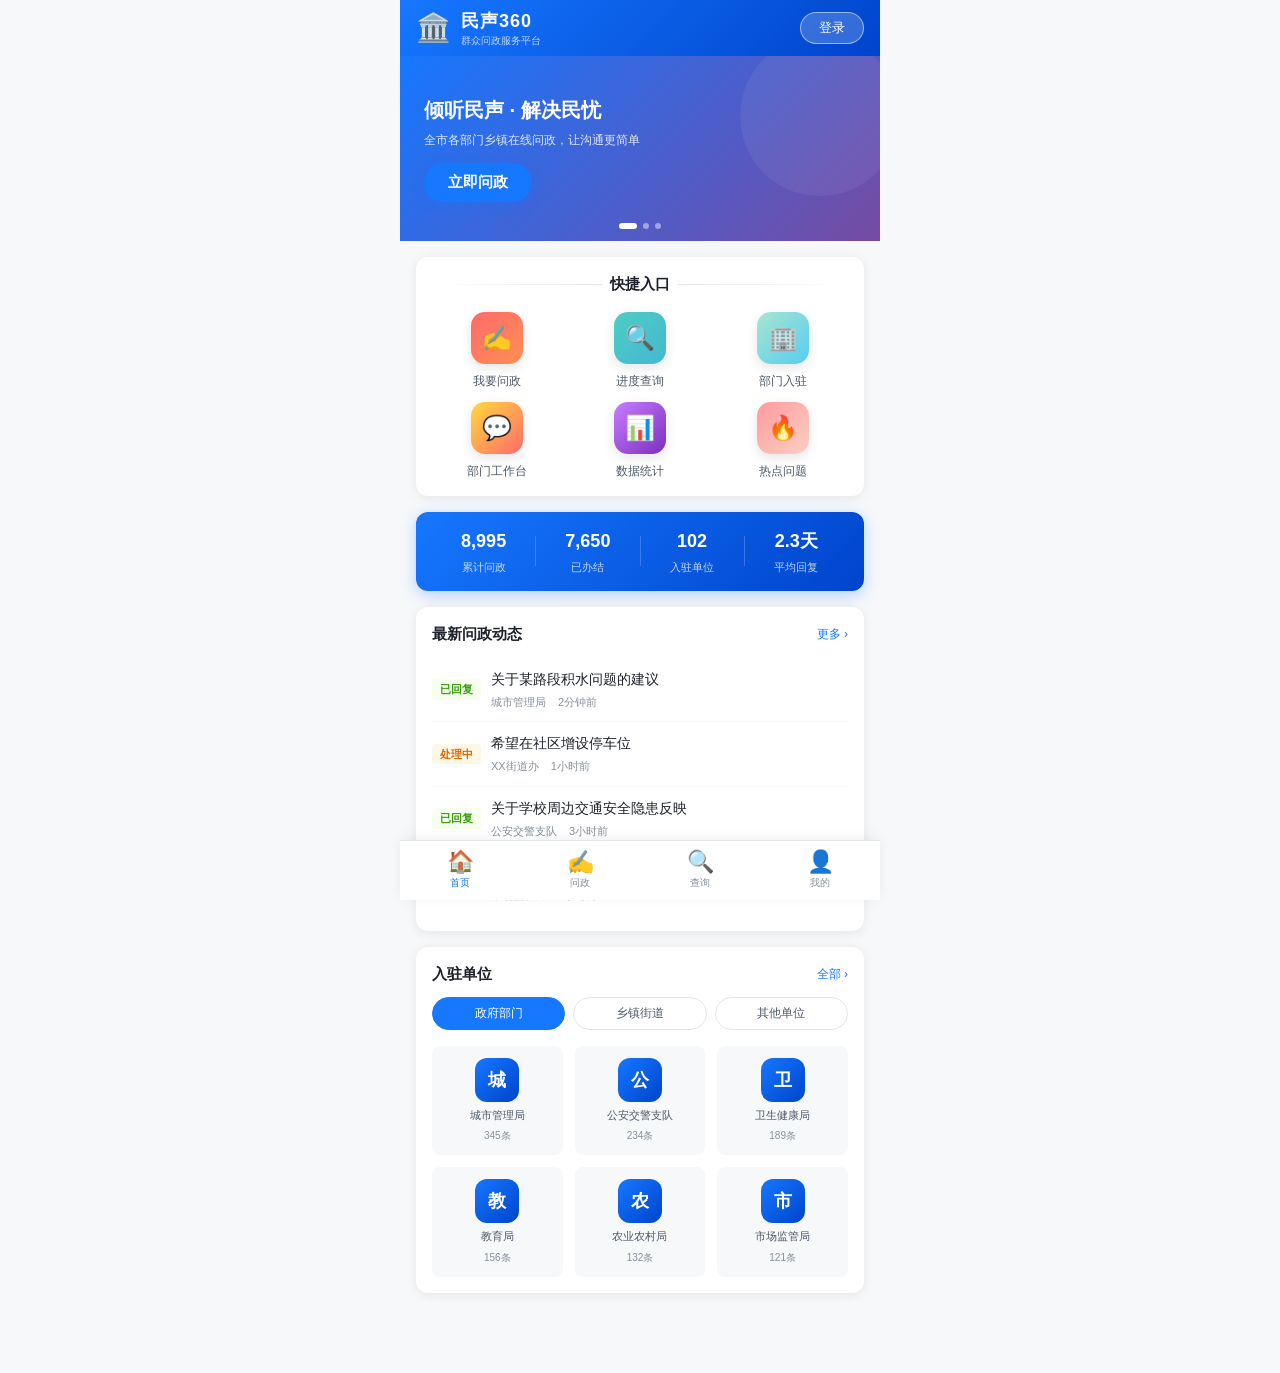
<file: minsheng360.html>
<!DOCTYPE html>
<html lang="zh-CN">
<head>
  <meta charset="UTF-8">
  <meta name="viewport" content="width=device-width, initial-scale=1.0, maximum-scale=1.0, user-scalable=no">
  <title>民声360 - 群众问政服务平台</title>
  <style>
/* ========== 公共样式 ========== */
* { margin:0;padding:0;box-sizing:border-box;-webkit-tap-highlight-color:transparent; }
:root {
  --primary:#1677FF;--primary-light:#4096FF;--primary-dark:#0958D9;
  --success:#52C41A;--warning:#FAAD14;--danger:#FF4D4F;
  --text-1:#1D2129;--text-2:#4E5969;--text-3:#86909C;--text-4:#C9CDD4;
  --bg-1:#F7F8FA;--bg-2:#FFFFFF;--border:#E5E6EB;
  --radius:12px;--radius-sm:8px;
  --shadow:0 2px 12px rgba(0,0,0,0.08);--shadow-md:0 4px 20px rgba(0,0,0,0.12);
}
html,body { font-family:-apple-system,BlinkMacSystemFont,'PingFang SC','Microsoft YaHei',sans-serif;background:var(--bg-1);color:var(--text-1);font-size:14px;line-height:1.5;max-width:480px;margin:0 auto;min-height:100vh;position:relative;overflow-x:hidden; }
.btn-primary { display:inline-flex;align-items:center;justify-content:center;padding:10px 24px;background:var(--primary);color:#fff;border:none;border-radius:24px;font-size:15px;font-weight:600;cursor:pointer;transition:all 0.2s;box-shadow:0 4px 12px rgba(22,119,255,0.3); }
.btn-primary:active { transform:scale(0.97); }
.btn-secondary { display:inline-flex;align-items:center;justify-content:center;padding:10px 24px;background:#fff;color:var(--primary);border:1.5px solid var(--primary);border-radius:24px;font-size:15px;font-weight:600;cursor:pointer;transition:all 0.2s; }
.card { background:#fff;border-radius:var(--radius);box-shadow:var(--shadow);padding:16px;margin-bottom:12px; }
.form-group { margin-bottom:16px; }
.form-label { display:block;font-size:14px;color:var(--text-2);margin-bottom:6px;font-weight:500; }
.form-label .required { color:var(--danger);margin-left:2px; }
.form-input,.form-textarea,.form-select { width:100%;padding:11px 14px;border:1.5px solid var(--border);border-radius:var(--radius-sm);font-size:14px;color:var(--text-1);background:#fff;outline:none;transition:border-color 0.2s;-webkit-appearance:none; }
.form-input:focus,.form-textarea:focus,.form-select:focus { border-color:var(--primary);box-shadow:0 0 0 3px rgba(22,119,255,0.1); }
.form-textarea { resize:none;min-height:100px;line-height:1.6; }
.tag { display:inline-block;padding:2px 8px;border-radius:4px;font-size:11px;font-weight:600; }
.tag-new { background:#E8F4FF;color:var(--primary); }
.tag-processing { background:#FFF7E6;color:#D46B08; }
.tag-replied { background:#F6FFED;color:#389E0D; }
.tag-closed { background:#F5F5F5;color:#8C8C8C; }
.page-overlay { display:none;position:fixed;inset:0;background:rgba(0,0,0,0.5);z-index:100; }
.page-overlay.active { display:block; }
.page-container { display:none;position:fixed;bottom:0;left:50%;transform:translateX(-50%);width:100%;max-width:480px;max-height:92vh;background:var(--bg-1);border-radius:20px 20px 0 0;z-index:101;overflow-y:auto;animation:slideUp 0.3s cubic-bezier(0.32,0.72,0,1); }
.page-container.active { display:block; }
.page-header { display:flex;align-items:center;justify-content:space-between;padding:16px 16px 12px;background:#fff;position:sticky;top:0;z-index:10;border-bottom:1px solid var(--border); }
.page-header h2 { font-size:17px;font-weight:700; }
.page-close { width:32px;height:32px;display:flex;align-items:center;justify-content:center;background:var(--bg-1);border-radius:50%;cursor:pointer;font-size:18px;color:var(--text-3);border:none; }
.page-body { padding:16px;padding-bottom:30px; }
.steps { display:flex;align-items:center;padding:16px 0;margin-bottom:16px; }
.step { display:flex;flex-direction:column;align-items:center;flex:1;position:relative; }
.step:not(:last-child)::after { content:'';position:absolute;top:14px;left:60%;right:0;height:2px;background:var(--border); }
.step.active:not(:last-child)::after,.step.done:not(:last-child)::after { background:var(--primary); }
.step-circle { width:28px;height:28px;border-radius:50%;background:var(--border);color:var(--text-3);display:flex;align-items:center;justify-content:center;font-size:12px;font-weight:700;z-index:1; }
.step.active .step-circle { background:var(--primary);color:#fff; }
.step.done .step-circle { background:var(--success);color:#fff; }
.step-label { font-size:11px;color:var(--text-3);margin-top:4px; }
.step.active .step-label { color:var(--primary); }
.empty-state { text-align:center;padding:48px 24px;color:var(--text-3); }
.empty-state .empty-icon { font-size:48px;margin-bottom:12px; }
.toast { position:fixed;bottom:80px;left:50%;transform:translateX(-50%);background:rgba(0,0,0,0.75);color:#fff;padding:10px 20px;border-radius:24px;font-size:14px;z-index:9999;white-space:nowrap;animation:toastIn 0.2s ease; }
.upload-grid { display:grid;grid-template-columns:repeat(3,1fr);gap:8px;margin-top:8px; }
.upload-item { aspect-ratio:1;background:var(--bg-1);border:1.5px dashed var(--border);border-radius:var(--radius-sm);display:flex;flex-direction:column;align-items:center;justify-content:center;cursor:pointer;font-size:24px;color:var(--text-4);overflow:hidden;position:relative; }
.upload-item .remove-btn { position:absolute;top:2px;right:2px;width:20px;height:20px;background:rgba(0,0,0,0.6);color:#fff;border-radius:50%;border:none;font-size:12px;display:flex;align-items:center;justify-content:center;cursor:pointer; }
.toggle-switch { position:relative;display:inline-block;width:46px;height:26px; }
.toggle-switch input { opacity:0;width:0;height:0; }
.toggle-slider { position:absolute;cursor:pointer;inset:0;background:#ccc;border-radius:26px;transition:.3s; }
.toggle-slider:before { position:absolute;content:'';height:20px;width:20px;left:3px;bottom:3px;background:white;border-radius:50%;transition:.3s; }
.toggle-switch input:checked + .toggle-slider { background:var(--primary); }
.toggle-switch input:checked + .toggle-slider:before { transform:translateX(20px); }
@keyframes fadeIn { from{opacity:0}to{opacity:1} }
@keyframes slideUp { from{transform:translateX(-50%) translateY(100%)}to{transform:translateX(-50%) translateY(0)} }
@keyframes toastIn { from{opacity:0;transform:translateX(-50%) translateY(10px)}to{opacity:1;transform:translateX(-50%) translateY(0)} }
@keyframes countUp { from{opacity:0;transform:translateY(10px)}to{opacity:1;transform:translateY(0)} }

/* ========== 首页样式 ========== */
.header { background:linear-gradient(135deg,#1677FF 0%,#0044CC 100%);padding:0 16px;padding-top:env(safe-area-inset-top,0);position:sticky;top:0;z-index:50; }
.header-inner { display:flex;align-items:center;justify-content:space-between;height:56px; }
.logo { display:flex;align-items:center;gap:10px; }
.logo-icon { font-size:28px; }
.logo-text h1 { font-size:18px;font-weight:800;color:#fff;letter-spacing:1px; }
.logo-text p { font-size:10px;color:rgba(255,255,255,0.75);margin-top:-2px; }
.btn-login { padding:6px 18px;background:rgba(255,255,255,0.2);color:#fff;border:1.5px solid rgba(255,255,255,0.5);border-radius:20px;font-size:13px;cursor:pointer; }
.banner { position:relative;overflow:hidden;height:185px;background:linear-gradient(135deg,#1677FF,#0044CC); }
.banner-slider { display:flex;height:100%;transition:transform 0.4s cubic-bezier(0.32,0.72,0,1); }
.slide { min-width:100%;height:100%;display:flex;align-items:center;padding:20px 24px;position:relative; }
.slide-1 { background:linear-gradient(135deg,#1677FF,#764BA2); }
.slide-2 { background:linear-gradient(135deg,#0D7377,#14A085); }
.slide-3 { background:linear-gradient(135deg,#614385,#516395); }
.slide::before { content:'';position:absolute;right:-20px;top:-20px;width:160px;height:160px;background:rgba(255,255,255,0.06);border-radius:50%; }
.slide-content { position:relative;z-index:1; }
.slide-content h2 { font-size:20px;font-weight:800;color:#fff;margin-bottom:6px; }
.slide-content p { font-size:12px;color:rgba(255,255,255,0.85);margin-bottom:14px; }
.banner-dots { position:absolute;bottom:12px;left:50%;transform:translateX(-50%);display:flex;gap:6px; }
.dot { width:6px;height:6px;border-radius:3px;background:rgba(255,255,255,0.45);cursor:pointer;transition:all 0.2s; }
.dot.active { width:18px;background:#fff; }
.quick-entry { margin:16px;background:#fff;border-radius:var(--radius);padding:16px;box-shadow:var(--shadow); }
.section-title { display:flex;align-items:center;gap:8px;margin-bottom:16px;justify-content:center; }
.section-title h3 { font-size:15px;font-weight:700; }
.title-line { flex:1;height:1px;background:linear-gradient(to right,transparent,var(--border)); }
.title-line:last-child { background:linear-gradient(to left,transparent,var(--border)); }
.entry-grid { display:grid;grid-template-columns:repeat(3,1fr);gap:12px; }
.entry-item { display:flex;flex-direction:column;align-items:center;gap:8px;cursor:pointer; }
.entry-item:active .entry-icon { transform:scale(0.93); }
.entry-icon { width:52px;height:52px;border-radius:14px;display:flex;align-items:center;justify-content:center;font-size:24px;box-shadow:0 4px 12px rgba(0,0,0,0.1);transition:transform 0.2s; }
.entry-item p { font-size:12px;color:var(--text-2);font-weight:500; }
.stat-bar { display:flex;align-items:center;background:linear-gradient(135deg,#1677FF,#0044CC);margin:0 16px 16px;padding:16px;border-radius:var(--radius);box-shadow:0 4px 16px rgba(22,119,255,0.3); }
.stat-item { flex:1;display:flex;flex-direction:column;align-items:center;gap:4px; }
.stat-num { font-size:18px;font-weight:800;color:#fff; }
.stat-label { font-size:11px;color:rgba(255,255,255,0.75); }
.stat-divider { width:1px;height:30px;background:rgba(255,255,255,0.2); }
.news-section { margin:0 16px 16px;background:#fff;border-radius:var(--radius);padding:16px;box-shadow:var(--shadow); }
.section-header { display:flex;align-items:center;justify-content:space-between;margin-bottom:12px; }
.section-header h3 { font-size:15px;font-weight:700; }
.more-link { font-size:12px;color:var(--primary);text-decoration:none; }
.news-item { display:flex;align-items:center;gap:10px;padding:11px 0;border-bottom:1px solid var(--bg-1);cursor:pointer; }
.news-item:last-child { border-bottom:none; }
.news-content { flex:1;min-width:0; }
.news-title { font-size:14px;color:var(--text-1);white-space:nowrap;overflow:hidden;text-overflow:ellipsis;margin-bottom:4px; }
.news-meta { display:flex;gap:12px;font-size:11px;color:var(--text-3); }
.dept-showcase { margin:0 16px 80px;background:#fff;border-radius:var(--radius);padding:16px;box-shadow:var(--shadow); }
.dept-tabs { display:flex;gap:8px;margin-bottom:16px; }
.dept-tab { flex:1;padding:7px 0;border:1.5px solid var(--border);border-radius:20px;background:#fff;font-size:12px;color:var(--text-2);cursor:pointer;transition:all 0.2s; }
.dept-tab.active { background:var(--primary);border-color:var(--primary);color:#fff; }
.dept-grid { display:grid;grid-template-columns:repeat(3,1fr);gap:12px; }
.dept-card { display:flex;flex-direction:column;align-items:center;gap:6px;padding:12px 6px;background:var(--bg-1);border-radius:var(--radius-sm);cursor:pointer;transition:all 0.2s; }
.dept-card:active { transform:scale(0.96);background:#EEF5FF; }
.dept-avatar { width:44px;height:44px;border-radius:12px;background:linear-gradient(135deg,#1677FF,#0044CC);color:#fff;font-size:18px;font-weight:700;display:flex;align-items:center;justify-content:center; }
.dept-card p { font-size:11px;color:var(--text-2);text-align:center;line-height:1.3; }
.dept-count { font-size:10px;color:var(--text-3); }
.bottom-nav { position:fixed;bottom:0;left:50%;transform:translateX(-50%);width:100%;max-width:480px;height:60px;background:#fff;display:flex;align-items:center;border-top:1px solid var(--border);z-index:50;box-shadow:0 -2px 12px rgba(0,0,0,0.06); }
.nav-item { flex:1;display:flex;flex-direction:column;align-items:center;justify-content:center;gap:2px;cursor:pointer;color:var(--text-3);font-size:10px;padding:6px 0;transition:color 0.2s; }
.nav-item.active { color:var(--primary); }
.nav-icon { font-size:22px;line-height:1; }
  </style>
</head>
<body>

<!-- ========== 顶部导航 ========== -->
<header class="header">
  <div class="header-inner">
    <div class="logo">
      <span class="logo-icon">🏛️</span>
      <div class="logo-text">
        <h1>民声360</h1>
        <p>群众问政服务平台</p>
      </div>
    </div>
    <button class="btn-login" onclick="showPage('login')">登录</button>
  </div>
</header>

<!-- ========== Banner ========== -->
<section class="banner">
  <div class="banner-slider" id="bannerSlider">
    <div class="slide slide-1">
      <div class="slide-content">
        <h2>倾听民声 · 解决民忧</h2>
        <p>全市各部门乡镇在线问政，让沟通更简单</p>
        <button class="btn-primary" onclick="showPage('submit')">立即问政</button>
      </div>
    </div>
    <div class="slide slide-2">
      <div class="slide-content">
        <h2>透明高效 · 为民服务</h2>
        <p>全程留痕，督促办理，提升政务服务质量</p>
        <button class="btn-primary" onclick="showPage('query')">查询进度</button>
      </div>
    </div>
    <div class="slide slide-3">
      <div class="slide-content">
        <h2>数据驱动 · 科学治理</h2>
        <p>智能统计分析，助力政府科学决策</p>
        <button class="btn-primary" onclick="showPage('stats')">查看数据</button>
      </div>
    </div>
  </div>
  <div class="banner-dots">
    <span class="dot active" onclick="goSlide(0)"></span>
    <span class="dot" onclick="goSlide(1)"></span>
    <span class="dot" onclick="goSlide(2)"></span>
  </div>
</section>

<!-- ========== 快捷入口 ========== -->
<section class="quick-entry">
  <div class="section-title">
    <span class="title-line"></span>
    <h3>快捷入口</h3>
    <span class="title-line"></span>
  </div>
  <div class="entry-grid">
    <div class="entry-item" onclick="showPage('submit')">
      <div class="entry-icon" style="background:linear-gradient(135deg,#FF6B6B,#FF8E53)"><span>✍️</span></div>
      <p>我要问政</p>
    </div>
    <div class="entry-item" onclick="showPage('query')">
      <div class="entry-icon" style="background:linear-gradient(135deg,#4ECDC4,#45B7D1)"><span>🔍</span></div>
      <p>进度查询</p>
    </div>
    <div class="entry-item" onclick="showPage('dept')">
      <div class="entry-icon" style="background:linear-gradient(135deg,#A8E6CF,#56CCF2)"><span>🏢</span></div>
      <p>部门入驻</p>
    </div>
    <div class="entry-item" onclick="showPage('dept-reply')">
      <div class="entry-icon" style="background:linear-gradient(135deg,#FFD93D,#FF6B6B)"><span>💬</span></div>
      <p>部门工作台</p>
    </div>
    <div class="entry-item" onclick="showPage('stats')">
      <div class="entry-icon" style="background:linear-gradient(135deg,#C77DFF,#7B2FBE)"><span>📊</span></div>
      <p>数据统计</p>
    </div>
    <div class="entry-item" onclick="showPage('hot')">
      <div class="entry-icon" style="background:linear-gradient(135deg,#FF9A9E,#FAD0C4)"><span>🔥</span></div>
      <p>热点问题</p>
    </div>
  </div>
</section>

<!-- ========== 统计数字 ========== -->
<section class="stat-bar">
  <div class="stat-item">
    <span class="stat-num" id="totalQuestions">12,845</span>
    <span class="stat-label">累计问政</span>
  </div>
  <div class="stat-divider"></div>
  <div class="stat-item">
    <span class="stat-num" id="solvedQuestions">11,203</span>
    <span class="stat-label">已办结</span>
  </div>
  <div class="stat-divider"></div>
  <div class="stat-item">
    <span class="stat-num" id="deptCount">128</span>
    <span class="stat-label">入驻单位</span>
  </div>
  <div class="stat-divider"></div>
  <div class="stat-item">
    <span class="stat-num">2.3天</span>
    <span class="stat-label">平均回复</span>
  </div>
</section>

<!-- ========== 最新动态 ========== -->
<section class="news-section">
  <div class="section-header">
    <h3>最新问政动态</h3>
    <a href="javascript:void(0)" class="more-link" onclick="showPage('query')">更多 ›</a>
  </div>
  <div class="news-item" onclick="showPage('query')">
    <span class="tag tag-replied">已回复</span>
    <div class="news-content">
      <p class="news-title">关于某路段积水问题的建议</p>
      <div class="news-meta"><span>城市管理局</span><span>2分钟前</span></div>
    </div>
  </div>
  <div class="news-item" onclick="showPage('query')">
    <span class="tag tag-processing">处理中</span>
    <div class="news-content">
      <p class="news-title">希望在社区增设停车位</p>
      <div class="news-meta"><span>XX街道办</span><span>1小时前</span></div>
    </div>
  </div>
  <div class="news-item" onclick="showPage('query')">
    <span class="tag tag-replied">已回复</span>
    <div class="news-content">
      <p class="news-title">关于学校周边交通安全隐患反映</p>
      <div class="news-meta"><span>公安交警支队</span><span>3小时前</span></div>
    </div>
  </div>
  <div class="news-item" onclick="showPage('query')">
    <span class="tag tag-new">新提交</span>
    <div class="news-content">
      <p class="news-title">农贸市场卫生环境需要整改</p>
      <div class="news-meta"><span>市场监管局</span><span>5小时前</span></div>
    </div>
  </div>
</section>

<!-- ========== 入驻部门展示 ========== -->
<section class="dept-showcase">
  <div class="section-header">
    <h3>入驻单位</h3>
    <a href="javascript:void(0)" class="more-link">全部 ›</a>
  </div>
  <div class="dept-tabs">
    <button class="dept-tab active" onclick="switchDeptTab(this,'gov')">政府部门</button>
    <button class="dept-tab" onclick="switchDeptTab(this,'town')">乡镇街道</button>
    <button class="dept-tab" onclick="switchDeptTab(this,'other')">其他单位</button>
  </div>
  <div class="dept-grid" id="deptGrid">
    <div class="dept-card" onclick="showPage('submit')"><div class="dept-avatar">城</div><p>城市管理局</p><span class="dept-count">345条</span></div>
    <div class="dept-card" onclick="showPage('submit')"><div class="dept-avatar">公</div><p>公安交警支队</p><span class="dept-count">234条</span></div>
    <div class="dept-card" onclick="showPage('submit')"><div class="dept-avatar">卫</div><p>卫生健康局</p><span class="dept-count">189条</span></div>
    <div class="dept-card" onclick="showPage('submit')"><div class="dept-avatar">教</div><p>教育局</p><span class="dept-count">156条</span></div>
    <div class="dept-card" onclick="showPage('submit')"><div class="dept-avatar">农</div><p>农业农村局</p><span class="dept-count">132条</span></div>
    <div class="dept-card" onclick="showPage('submit')"><div class="dept-avatar">市</div><p>市场监管局</p><span class="dept-count">121条</span></div>
  </div>
</section>

<!-- ========== 底部导航 ========== -->
<nav class="bottom-nav">
  <div class="nav-item active" onclick="switchNav(this)">
    <span class="nav-icon">🏠</span><span>首页</span>
  </div>
  <div class="nav-item" onclick="switchNav(this);showPage('submit')">
    <span class="nav-icon">✍️</span><span>问政</span>
  </div>
  <div class="nav-item" onclick="switchNav(this);showPage('query')">
    <span class="nav-icon">🔍</span><span>查询</span>
  </div>
  <div class="nav-item" onclick="switchNav(this);showPage('mine')">
    <span class="nav-icon">👤</span><span>我的</span>
  </div>
</nav>

<!-- ========== 弹出层容器 ========== -->
<div id="pageOverlay" class="page-overlay" onclick="closePage()"></div>
<div id="pageContainer" class="page-container"></div>

<script>
// ===================== 路由系统 =====================
const pages = {};
function registerPage(name, fn) { pages[name] = fn; }
function showPage(name) {
  if (!pages[name]) return;
  const overlay = document.getElementById('pageOverlay');
  const container = document.getElementById('pageContainer');
  container.innerHTML = pages[name]();
  overlay.classList.add('active');
  container.classList.add('active');
  const closeBtn = container.querySelector('.page-close');
  if (closeBtn) closeBtn.onclick = closePage;
  // 触发页面初始化
  if (name === 'stats') setTimeout(drawPieChart, 100);
}
function closePage() {
  document.getElementById('pageOverlay').classList.remove('active');
  document.getElementById('pageContainer').classList.remove('active');
}
function switchNav(el) {
  document.querySelectorAll('.nav-item').forEach(n => n.classList.remove('active'));
  el.classList.add('active');
}

// ===================== Toast =====================
function showToast(msg, duration=2000) {
  const old = document.querySelector('.toast');
  if (old) old.remove();
  const t = document.createElement('div');
  t.className = 'toast'; t.textContent = msg;
  document.body.appendChild(t);
  setTimeout(() => t.remove(), duration);
}

// ===================== Banner =====================
let currentSlide = 0;
setInterval(() => { currentSlide = (currentSlide+1)%3; goSlide(currentSlide); }, 3800);
function goSlide(idx) {
  currentSlide = idx;
  const s = document.getElementById('bannerSlider');
  if (s) s.style.transform = `translateX(-${idx*100}%)`;
  document.querySelectorAll('.dot').forEach((d,i) => d.classList.toggle('active', i===idx));
}

// ===================== 部门Tab =====================
const deptData = {
  gov: [{name:'城市管理局',count:'345',i:'城',c:'#1677FF'},{name:'公安交警支队',count:'234',i:'公',c:'#0D7377'},{name:'卫生健康局',count:'189',i:'卫',c:'#E94E77'},{name:'教育局',count:'156',i:'教',c:'#F7971E'},{name:'农业农村局',count:'132',i:'农',c:'#11998E'},{name:'市场监管局',count:'121',i:'市',c:'#8E2DE2'},{name:'自然资源局',count:'98',i:'自',c:'#F953C6'},{name:'住房建设局',count:'87',i:'住',c:'#4776E6'},{name:'民政局',count:'76',i:'民',c:'#FF416C'}],
  town: [{name:'XX镇人民政府',count:'210',i:'镇',c:'#11998E'},{name:'YY街道办',count:'198',i:'街',c:'#F7971E'},{name:'AA乡人民政府',count:'87',i:'乡',c:'#8E2DE2'},{name:'BB社区居委会',count:'64',i:'社',c:'#1677FF'},{name:'CC村委会',count:'55',i:'村',c:'#0D7377'},{name:'DD镇人民政府',count:'48',i:'镇',c:'#E94E77'}],
  other: [{name:'供水公司',count:'92',i:'水',c:'#4776E6'},{name:'供电局',count:'88',i:'电',c:'#F953C6'},{name:'燃气公司',count:'72',i:'气',c:'#FF416C'},{name:'公交公司',count:'65',i:'公',c:'#F7971E'}]
};
function switchDeptTab(el, type) {
  document.querySelectorAll('.dept-tab').forEach(t => t.classList.remove('active'));
  el.classList.add('active');
  const grid = document.getElementById('deptGrid');
  grid.innerHTML = (deptData[type]||[]).map(d => `<div class="dept-card" onclick="showPage('submit')"><div class="dept-avatar" style="background:linear-gradient(135deg,${d.c},${d.c}99)">${d.i}</div><p>${d.name}</p><span class="dept-count">${d.count}条</span></div>`).join('');
}

// 数字动画
function animateCount(el, num) {
  let c=0; const s=Math.ceil(num/50);
  const t=setInterval(()=>{c=Math.min(c+s,num);el.textContent=c.toLocaleString();if(c>=num)clearInterval(t);},25);
}
setTimeout(()=>{
  const e1=document.getElementById('totalQuestions'),e2=document.getElementById('solvedQuestions'),e3=document.getElementById('deptCount');
  if(e1)animateCount(e1,12845);if(e2)animateCount(e2,11203);if(e3)animateCount(e3,128);
},500);

// ===================== 登录页 =====================
registerPage('login', () => `
<div class="page-header"><h2>登录民声360</h2><button class="page-close">✕</button></div>
<div class="page-body">
  <div style="text-align:center;padding:20px 0 28px;">
    <div style="font-size:52px;margin-bottom:8px;">🏛️</div>
    <h2 style="font-size:22px;font-weight:800;color:var(--primary);">民声360</h2>
    <p style="font-size:12px;color:var(--text-3);margin-top:4px;">群众问政服务平台</p>
  </div>
  <div style="display:flex;gap:0;background:var(--bg-1);border-radius:10px;padding:3px;margin-bottom:24px;">
    <button id="tabCitizen" style="flex:1;padding:9px;background:#fff;border:none;border-radius:8px;font-size:14px;font-weight:600;color:var(--primary);cursor:pointer;box-shadow:0 1px 4px rgba(0,0,0,0.08);" onclick="switchLoginTab('citizen')">群众登录</button>
    <button id="tabDept" style="flex:1;padding:9px;background:transparent;border:none;border-radius:8px;font-size:14px;color:var(--text-3);cursor:pointer;" onclick="switchLoginTab('dept')">部门登录</button>
  </div>
  <div class="form-group"><label class="form-label">手机号 <span class="required">*</span></label><input class="form-input" type="tel" placeholder="请输入手机号" maxlength="11"></div>
  <div class="form-group"><label class="form-label">验证码 <span class="required">*</span></label>
    <div style="display:flex;gap:8px;"><input class="form-input" type="text" placeholder="请输入验证码" style="flex:1">
      <button id="codeBtn" style="flex-shrink:0;padding:0 14px;background:var(--bg-1);border:1.5px solid var(--border);border-radius:8px;font-size:13px;color:var(--primary);cursor:pointer;" onclick="sendCode(this)">获取验证码</button>
    </div>
  </div>
  <button class="btn-primary" style="width:100%;margin-top:8px;padding:14px;" onclick="showToast('登录成功！');setTimeout(closePage,1000)">登 录</button>
  <p style="text-align:center;font-size:12px;color:var(--text-3);margin-top:16px;">登录即表示同意《用户服务协议》和《隐私政策》</p>
</div>`);

function switchLoginTab(type) {
  const c=document.getElementById('tabCitizen'),d=document.getElementById('tabDept');
  if(!c||!d) return;
  const isC=type==='citizen';
  c.style.background=isC?'#fff':'transparent';c.style.color=isC?'var(--primary)':'var(--text-3)';c.style.boxShadow=isC?'0 1px 4px rgba(0,0,0,0.08)':'none';
  d.style.background=!isC?'#fff':'transparent';d.style.color=!isC?'var(--primary)':'var(--text-3)';d.style.boxShadow=!isC?'0 1px 4px rgba(0,0,0,0.08)':'none';
}
function sendCode(btn) {
  let count=60; btn.disabled=true; btn.style.color='var(--text-3)';
  const t=setInterval(()=>{btn.textContent=`${count}s后重发`;count--;if(count<0){clearInterval(t);btn.disabled=false;btn.textContent='获取验证码';btn.style.color='var(--primary)';}},1000);
  showToast('验证码已发送（演示）');
}

// ===================== 问政提交页 =====================
registerPage('submit', () => `
<div class="page-header"><h2>我要问政</h2><button class="page-close">✕</button></div>
<div class="page-body">
  <div class="steps" id="submitSteps">
    <div class="step active" data-step="1"><div class="step-circle">1</div><span class="step-label">选择单位</span></div>
    <div class="step" data-step="2"><div class="step-circle">2</div><span class="step-label">填写内容</span></div>
    <div class="step" data-step="3"><div class="step-circle">3</div><span class="step-label">提交成功</span></div>
  </div>
  <!-- Step1 -->
  <div id="step1" class="step-panel">
    <div class="card">
      <div class="form-group">
        <label class="form-label">问题类型 <span class="required">*</span></label>
        <div style="display:grid;grid-template-columns:repeat(4,1fr);gap:8px;">
          ${['🏗️城乡建设','🚗交通出行','🏥教育医疗','🌿环境卫生','🏪市场监管','🤝民政社保','🌾农业农村','📋其他'].map((t,i)=>`<div class="type-item${i===0?' active':''}" onclick="selectType(this)" style="padding:8px 4px;background:${i===0?'#EEF5FF':'var(--bg-1)'};border:1.5px solid ${i===0?'var(--primary)':'var(--border)'};border-radius:8px;font-size:11px;text-align:center;cursor:pointer;color:${i===0?'var(--primary)':'var(--text-2)'};font-weight:${i===0?600:400};">${t}</div>`).join('')}
        </div>
      </div>
      <div class="form-group" style="margin-bottom:0;">
        <label class="form-label">受理单位 <span class="required">*</span></label>
        <select class="form-select" id="targetDept">
          <option value="">-- 不确定，由平台自动分配 --</option>
          <optgroup label="市直部门"><option>城市管理局</option><option>公安交警支队</option><option>卫生健康局</option><option>教育局</option><option>农业农村局</option><option>市场监管局</option><option>自然资源局</option><option>住房建设局</option><option>民政局</option><option>生态环境局</option></optgroup>
          <optgroup label="乡镇街道"><option>XX镇人民政府</option><option>YY街道办</option><option>AA乡人民政府</option><option>BB社区居委会</option></optgroup>
        </select>
        <p style="font-size:11px;color:var(--text-3);margin-top:4px;">💡 不清楚该找哪个部门？选择"不确定"，平台会自动分配</p>
      </div>
    </div>
    <button class="btn-primary" style="width:100%;" onclick="goStep(2)">下一步</button>
  </div>
  <!-- Step2 -->
  <div id="step2" class="step-panel" style="display:none;">
    <div class="card">
      <div class="form-group"><label class="form-label">问题标题 <span class="required">*</span></label><input class="form-input" id="qTitle" type="text" placeholder="请简要描述问题（30字以内）" maxlength="30"></div>
      <div class="form-group">
        <label class="form-label">详细描述 <span class="required">*</span></label>
        <textarea class="form-textarea" id="qContent" placeholder="请详细描述问题，包括时间、地点、具体情况等..." style="min-height:120px;" oninput="document.getElementById('cntNum').textContent=this.value.length"></textarea>
        <div style="text-align:right;font-size:11px;color:var(--text-3);margin-top:4px;"><span id="cntNum">0</span>/500字</div>
      </div>
    </div>
    <div class="card">
      <label class="form-label">上传图片/视频（选填）</label>
      <p style="font-size:11px;color:var(--text-3);margin-bottom:8px;">最多9张图片或1个视频，支持jpg/png/mp4</p>
      <div class="upload-grid" id="uploadGrid">
        <div class="upload-item" onclick="addMedia()"><span>📷</span><span style="font-size:10px;color:var(--text-3);margin-top:2px;">添加</span></div>
      </div>
    </div>
    <div class="card">
      <div style="display:flex;align-items:center;justify-content:space-between;margin-bottom:10px;">
        <div><p style="font-size:14px;font-weight:500;">允许部门联系我</p><p style="font-size:11px;color:var(--text-3);">开启后部门可通过电话与您沟通</p></div>
        <label class="toggle-switch"><input type="checkbox" id="allowContact" checked onchange="document.getElementById('contactInfo').style.display=this.checked?'block':'none'"><span class="toggle-slider"></span></label>
      </div>
      <div id="contactInfo">
        <div class="form-group" style="margin-bottom:8px;"><input class="form-input" type="text" placeholder="您的姓名（选填）"></div>
        <div class="form-group" style="margin-bottom:0;"><input class="form-input" type="tel" placeholder="联系电话（选填）"></div>
      </div>
    </div>
    <div class="card" style="display:flex;align-items:center;justify-content:space-between;padding:14px 16px;margin-bottom:16px;">
      <div><p style="font-size:14px;font-weight:500;">公开展示</p><p style="font-size:11px;color:var(--text-3);">开启后其他市民可查看</p></div>
      <label class="toggle-switch"><input type="checkbox" checked><span class="toggle-slider"></span></label>
    </div>
    <div style="display:flex;gap:10px;">
      <button class="btn-secondary" style="flex:1;" onclick="goStep(1)">上一步</button>
      <button class="btn-primary" style="flex:2;" onclick="submitQuestion()">提交问政</button>
    </div>
  </div>
  <!-- Step3 -->
  <div id="step3" class="step-panel" style="display:none;">
    <div style="text-align:center;padding:40px 20px;">
      <div style="width:72px;height:72px;background:linear-gradient(135deg,#52C41A,#73D13D);border-radius:50%;display:flex;align-items:center;justify-content:center;font-size:36px;margin:0 auto 20px;color:#fff;">✓</div>
      <h3 style="font-size:20px;font-weight:800;margin-bottom:8px;">提交成功！</h3>
      <p style="font-size:13px;color:var(--text-3);">编号：<strong id="qNo" style="color:var(--primary)"></strong></p>
    </div>
    <div class="card" style="background:var(--bg-1);">
      <p style="font-size:13px;color:var(--text-2);line-height:2;">
        📋 已提交至 <strong id="submitTo">相关部门</strong><br>
        ⏰ 预计回复：<strong>5个工作日内</strong><br>
        📱 回复后短信通知您<br>
        🔍 可凭编号查询办理进度
      </p>
    </div>
    <div style="display:flex;gap:10px;margin-top:4px;">
      <button class="btn-secondary" style="flex:1;" onclick="showPage('query')">查看进度</button>
      <button class="btn-primary" style="flex:1;" onclick="closePage()">返回首页</button>
    </div>
  </div>
</div>`);

function selectType(el) {
  document.querySelectorAll('.type-item').forEach(t=>{t.style.background='var(--bg-1)';t.style.borderColor='var(--border)';t.style.color='var(--text-2)';t.style.fontWeight=400;});
  el.style.background='#EEF5FF';el.style.borderColor='var(--primary)';el.style.color='var(--primary)';el.style.fontWeight=600;
}
function goStep(n) {
  document.querySelectorAll('.step').forEach((s,i)=>{s.classList.remove('active','done');if(i+1<n)s.classList.add('done');if(i+1===n)s.classList.add('active');s.querySelector('.step-circle').textContent=s.classList.contains('done')?'✓':(i+1);});
  document.querySelectorAll('.step-panel').forEach((p,i)=>p.style.display=(i+1===n)?'block':'none');
}
function addMedia() {
  const grid=document.getElementById('uploadGrid');
  if(!grid||grid.querySelectorAll('[data-m]').length>=9){showToast('最多上传9个文件');return;}
  const colors=['#FFB3B3','#B3D4FF','#B3FFB3','#FFE5B3','#E5B3FF'];
  const div=document.createElement('div');div.className='upload-item';div.setAttribute('data-m','1');
  div.innerHTML=`<div style="width:100%;height:100%;background:${colors[Math.floor(Math.random()*colors.length)]};display:flex;align-items:center;justify-content:center;font-size:28px;">🖼️</div><button class="remove-btn" onclick="this.parentElement.remove()">×</button>`;
  grid.insertBefore(div,grid.lastElementChild);showToast('图片已添加（演示）');
}
function submitQuestion() {
  const t=document.getElementById('qTitle'),c=document.getElementById('qContent');
  if(!t||!t.value.trim()){showToast('请填写问题标题');return;}
  if(!c||!c.value.trim()){showToast('请填写详细描述');return;}
  goStep(3);
  setTimeout(()=>{
    const dept=document.getElementById('targetDept');
    const el=document.getElementById('submitTo');if(el)el.textContent=dept&&dept.value?dept.value:'平台智能分配';
    const no=document.getElementById('qNo');if(no){const d=new Date();no.textContent=`MS${d.getFullYear()}${String(d.getMonth()+1).padStart(2,'0')}${String(d.getDate()).padStart(2,'0')}${String(Math.floor(Math.random()*99999)).padStart(5,'0')}`;}
  },50);
}

// ===================== 查询页 =====================
const queryData = [
  {no:'MS2026041300001',title:'关于某路段积水问题的建议',dept:'城市管理局',type:'城乡建设',status:'replied',sText:'已回复',time:'2026-04-10 09:23',rTime:'2026-04-12 14:05',reply:'感谢您的问政！经现场勘查，该路段积水系地下管道老化堵塞所致，我局已安排专业维修队伍于4月15日进行疏通修缮，预计完工后可彻底解决积水问题。',tl:[{l:'群众提交',t:'2026-04-10 09:23',d:true},{l:'城市管理局受理',t:'2026-04-10 10:15',d:true},{l:'现场核查',t:'2026-04-11 14:00',d:true},{l:'回复处理结果',t:'2026-04-12 14:05',d:true}]},
  {no:'MS2026041200002',title:'希望在社区增设停车位',dept:'XX街道办',type:'城乡建设',status:'processing',sText:'处理中',time:'2026-04-09 16:40',rTime:null,reply:null,tl:[{l:'群众提交',t:'2026-04-09 16:40',d:true},{l:'XX街道办受理',t:'2026-04-09 17:30',d:true},{l:'调研评估中',t:'2026-04-11 09:00',d:true},{l:'等待回复',t:'-',d:false}]},
  {no:'MS2026041100003',title:'关于学校周边交通安全隐患反映',dept:'公安交警支队',type:'交通出行',status:'replied',sText:'已回复',time:'2026-04-08 08:55',rTime:'2026-04-10 11:20',reply:'您好，感谢您的反映。经核查，我支队已安排增设交通协管员并在路段增加禁停标识，同时联合学校开展交通安全宣传，请您放心。',tl:[{l:'群众提交',t:'2026-04-08 08:55',d:true},{l:'交警支队受理',t:'2026-04-08 09:30',d:true},{l:'现场执法处置',t:'2026-04-09 16:00',d:true},{l:'回复处理结果',t:'2026-04-10 11:20',d:true}]},
  {no:'MS2026041300004',title:'农贸市场卫生环境需要整改',dept:'市场监管局',type:'市场监管',status:'new',sText:'待受理',time:'2026-04-13 11:02',rTime:null,reply:null,tl:[{l:'群众提交',t:'2026-04-13 11:02',d:true},{l:'等待受理',t:'-',d:false}]},
];
registerPage('query', () => `
<div class="page-header"><h2>问政进度查询</h2><button class="page-close">✕</button></div>
<div class="page-body">
  <div class="card" style="margin-bottom:12px;">
    <div style="display:flex;gap:8px;margin-bottom:10px;">
      <input class="form-input" type="text" placeholder="输入编号或关键词查询" style="flex:1">
      <button class="btn-primary" style="padding:0 16px;border-radius:8px;" onclick="showToast('查询中...（演示）')">查询</button>
    </div>
    <div style="display:flex;gap:8px;overflow-x:auto;">
      ${['全部','待受理','处理中','已回复','已办结'].map((t,i)=>`<button style="flex-shrink:0;padding:5px 12px;border:1.5px solid ${i===0?'var(--primary)':'var(--border)'};border-radius:16px;background:${i===0?'var(--primary)':'#fff'};font-size:12px;color:${i===0?'#fff':'var(--text-2)'};cursor:pointer;" onclick="showToast('筛选：${t}（演示）')">${t}</button>`).join('')}
    </div>
  </div>
  ${queryData.map(item => `
  <div style="background:#fff;border-radius:var(--radius);padding:14px;margin-bottom:10px;box-shadow:var(--shadow);cursor:pointer;" onclick="toggleDetail('d_${item.no}')">
    <div style="display:flex;align-items:flex-start;justify-content:space-between;gap:8px;margin-bottom:8px;">
      <p style="font-size:14px;font-weight:600;flex:1;line-height:1.4;">${item.title}</p>
      <span class="tag tag-${item.status}">${item.sText}</span>
    </div>
    <div style="display:flex;flex-wrap:wrap;gap:8px;font-size:11px;color:var(--text-3);margin-bottom:8px;">
      <span>📋 ${item.no}</span><span>🏢 ${item.dept}</span><span>📅 ${item.time}</span>
    </div>
    <div id="d_${item.no}" style="display:none;margin-top:8px;">
      <div style="background:var(--bg-1);border-radius:8px;padding:12px;">
        <p style="font-size:12px;font-weight:700;color:var(--text-2);margin-bottom:10px;">📋 办理进度</p>
        ${item.tl.map(t=>`<div style="display:flex;gap:10px;align-items:flex-start;margin-bottom:8px;">
          <div style="width:8px;height:8px;border-radius:50%;background:${t.d?'var(--success)':'var(--border)'};flex-shrink:0;margin-top:4px;"></div>
          <div><p style="font-size:12px;font-weight:600;color:var(--text-2);">${t.l}</p><p style="font-size:11px;color:var(--text-3);">${t.t}</p></div>
        </div>`).join('')}
        ${item.reply?`<div style="margin-top:10px;"><p style="font-size:12px;font-weight:700;color:var(--text-2);margin-bottom:6px;">💬 部门回复</p><div style="font-size:12px;color:var(--text-1);line-height:1.6;background:#fff;padding:8px;border-radius:6px;border-left:3px solid var(--primary);">${item.reply}</div><p style="font-size:11px;color:var(--text-3);margin-top:4px;">回复时间：${item.rTime}</p></div>`:''}
      </div>
      ${item.status==='replied'?`<div style="display:flex;gap:8px;margin-top:10px;"><button style="flex:1;padding:8px;background:var(--bg-1);border:1.5px solid var(--border);border-radius:8px;font-size:13px;color:var(--success);font-weight:600;cursor:pointer;" onclick="showToast('感谢您的好评！')">👍 满意</button><button style="flex:1;padding:8px;background:var(--bg-1);border:1.5px solid var(--border);border-radius:8px;font-size:13px;color:var(--danger);font-weight:600;cursor:pointer;" onclick="showToast('已收到您的反馈！')">👎 不满意</button></div>`:''}
    </div>
  </div>`).join('')}
</div>`);
function toggleDetail(id) { const el=document.getElementById(id);if(el)el.style.display=el.style.display==='none'?'block':'none'; }

// ===================== 部门工作台 =====================
registerPage('dept-reply', () => `
<div class="page-header"><h2>部门工作台</h2><button class="page-close">✕</button></div>
<div class="page-body">
  <div class="card">
    <div style="display:flex;align-items:center;gap:12px;">
      <div style="width:52px;height:52px;border-radius:14px;background:linear-gradient(135deg,#1677FF,#0044CC);color:#fff;font-size:22px;font-weight:800;display:flex;align-items:center;justify-content:center;flex-shrink:0;">城</div>
      <div style="flex:1;"><h3 style="font-size:16px;font-weight:700;">城市管理局</h3><p style="font-size:12px;color:var(--text-3);">行政执法与城市管理</p></div>
      <span class="tag tag-replied" style="font-size:12px;padding:4px 10px;">正常运营</span>
    </div>
    <div style="display:flex;margin-top:14px;padding-top:12px;border-top:1px solid var(--bg-1);">
      <div style="flex:1;text-align:center;"><p style="font-size:20px;font-weight:800;color:var(--danger);">8</p><p style="font-size:11px;color:var(--text-3);">待处理</p></div>
      <div style="flex:1;text-align:center;"><p style="font-size:20px;font-weight:800;color:var(--warning);">12</p><p style="font-size:11px;color:var(--text-3);">处理中</p></div>
      <div style="flex:1;text-align:center;"><p style="font-size:20px;font-weight:800;color:var(--success);">325</p><p style="font-size:11px;color:var(--text-3);">已办结</p></div>
      <div style="flex:1;text-align:center;"><p style="font-size:20px;font-weight:800;color:var(--primary);">96.2%</p><p style="font-size:11px;color:var(--text-3);">满意率</p></div>
    </div>
  </div>
  <div style="display:flex;gap:8px;margin-bottom:12px;">
    ${['待处理(8)','处理中(12)','已办结','已转发'].map((t,i)=>`<button style="flex:1;padding:7px 0;border:1.5px solid ${i===0?'var(--primary)':'var(--border)'};border-radius:20px;background:${i===0?'var(--primary)':'#fff'};font-size:11px;color:${i===0?'#fff':'var(--text-2)'};cursor:pointer;" onclick="showToast('切换到：${t}（演示）')">${t}</button>`).join('')}
  </div>
  ${[
    {id:'w1',no:'MS2026041300004',title:'农贸市场卫生环境需要整改',type:'市场监管',time:'2026-04-13 11:02',deadline:'2026-04-18',urgent:true,content:'XX路农贸市场地面污水横流，摊位垃圾堆积，严重影响周边居民生活环境。'},
    {id:'w2',no:'MS2026041200005',title:'小区附近建筑工地噪音扰民',type:'城乡建设',time:'2026-04-12 15:33',deadline:'2026-04-17',urgent:true,content:'XX小区旁建筑工地夜间施工噪音极大，严重影响居民休息。'},
    {id:'w3',no:'MS2026041100006',title:'路灯损坏未修复问题',type:'城乡建设',time:'2026-04-11 20:15',deadline:'2026-04-19',urgent:false,content:'YY路段3处路灯损坏近一个月，夜间行人出行存在安全隐患。'},
    {id:'w4',no:'MS2026041000007',title:'公共绿化带被违规占用',type:'城乡建设',time:'2026-04-10 10:40',deadline:'2026-04-20',urgent:false,content:'AA大道中段绿化带被商家堆放货物，影响市容市貌。'},
  ].map(item=>`
  <div style="background:#fff;border-radius:var(--radius);padding:14px;margin-bottom:10px;box-shadow:var(--shadow);">
    <div style="display:flex;align-items:flex-start;justify-content:space-between;gap:8px;margin-bottom:8px;">
      <p style="font-size:14px;font-weight:600;flex:1;line-height:1.4;">${item.title}</p>
      <span style="display:inline-flex;align-items:center;font-size:11px;padding:3px 8px;border-radius:12px;background:${item.urgent?'#FFF2F0':'#F6FFED'};color:${item.urgent?'var(--danger)':'var(--success)'};">${item.urgent?'⚡ 紧急':'✓ 正常'}</span>
    </div>
    <div style="display:flex;flex-wrap:wrap;gap:6px;font-size:11px;color:var(--text-3);margin-bottom:8px;">
      <span>📋 ${item.no}</span><span>🏷️ ${item.type}</span><span>⏰ 截止：${item.deadline}</span>
    </div>
    <p style="font-size:12px;color:var(--text-2);margin-bottom:10px;background:var(--bg-1);padding:8px;border-radius:6px;line-height:1.6;">${item.content}</p>
    <div style="display:flex;gap:8px;">
      <button style="flex:1;padding:8px;background:var(--primary);color:#fff;border:none;border-radius:8px;font-size:13px;font-weight:600;cursor:pointer;" onclick="openReplyModal('${item.title}','${item.content}')">💬 回复办理</button>
      <button style="flex:1;padding:8px;background:var(--bg-1);border:1.5px solid var(--warning);border-radius:8px;font-size:13px;font-weight:600;color:var(--warning);cursor:pointer;" onclick="openTransferModal()">↗ 转发</button>
      <button style="flex:1;padding:8px;background:var(--bg-1);border:1.5px solid var(--border);border-radius:8px;font-size:13px;cursor:pointer;" onclick="showToast('查看详情（演示）')">👁 详情</button>
    </div>
  </div>`).join('')}
</div>

<!-- 回复弹窗 -->
<div id="replyModal" style="display:none;position:fixed;inset:0;background:rgba(0,0,0,0.5);z-index:200;display:none;align-items:flex-end;justify-content:center;">
  <div style="background:#fff;border-radius:20px 20px 0 0;width:100%;max-width:480px;padding:20px 16px;max-height:85vh;overflow-y:auto;">
    <div style="display:flex;align-items:center;justify-content:space-between;margin-bottom:16px;">
      <h3 style="font-size:16px;font-weight:700;">回复问政</h3>
      <button onclick="document.getElementById('replyModal').style.display='none'" style="background:none;border:none;font-size:22px;cursor:pointer;color:var(--text-3);">✕</button>
    </div>
    <div class="card" style="background:var(--bg-1);"><p style="font-size:12px;color:var(--text-3);">问政内容</p><p id="replyQ" style="font-size:13px;color:var(--text-1);margin-top:4px;line-height:1.6;"></p></div>
    <div class="form-group"><label class="form-label">回复内容 <span class="required">*</span></label><textarea class="form-textarea" id="replyC" placeholder="请填写处理结果和回复内容..." style="min-height:120px;"></textarea></div>
    <div class="form-group" style="margin-bottom:16px;">
      <label class="form-label">办理状态</label>
      <div style="display:flex;gap:8px;">
        <label style="flex:1;display:flex;align-items:center;justify-content:center;gap:6px;padding:9px;background:var(--bg-1);border:1.5px solid var(--primary);border-radius:8px;font-size:13px;font-weight:600;color:var(--primary);cursor:pointer;"><input type="radio" name="rStatus" value="processing" checked style="accent-color:var(--primary);"> 处理中</label>
        <label style="flex:1;display:flex;align-items:center;justify-content:center;gap:6px;padding:9px;background:var(--bg-1);border:1.5px solid var(--border);border-radius:8px;font-size:13px;cursor:pointer;"><input type="radio" name="rStatus" value="closed" style="accent-color:var(--primary);"> 已办结</label>
      </div>
    </div>
    <button class="btn-primary" style="width:100%;padding:14px;" onclick="doReply()">提交回复</button>
  </div>
</div>

<!-- 转发弹窗 -->
<div id="transferModal" style="display:none;position:fixed;inset:0;background:rgba(0,0,0,0.5);z-index:200;align-items:flex-end;justify-content:center;">
  <div style="background:#fff;border-radius:20px 20px 0 0;width:100%;max-width:480px;padding:20px 16px;max-height:85vh;overflow-y:auto;">
    <div style="display:flex;align-items:center;justify-content:space-between;margin-bottom:16px;">
      <h3 style="font-size:16px;font-weight:700;">转发至其他单位</h3>
      <button onclick="document.getElementById('transferModal').style.display='none'" style="background:none;border:none;font-size:22px;cursor:pointer;color:var(--text-3);">✕</button>
    </div>
    <div style="background:#FFF7E6;border:1px solid #FFD591;border-radius:8px;padding:12px;margin-bottom:16px;font-size:12px;color:#D46B08;">⚠️ 请选择正确的接收单位，并说明转发原因。</div>
    <div class="form-group"><label class="form-label">转发至 <span class="required">*</span></label>
      <select class="form-select" id="transferT">
        <option value="">-- 请选择目标单位 --</option>
        <optgroup label="市直部门"><option>公安交警支队</option><option>卫生健康局</option><option>教育局</option><option>农业农村局</option><option>市场监管局</option><option>自然资源局</option><option>住房建设局</option><option>民政局</option></optgroup>
        <optgroup label="乡镇街道"><option>XX镇人民政府</option><option>YY街道办</option><option>AA乡人民政府</option></optgroup>
      </select>
    </div>
    <div class="form-group" style="margin-bottom:16px;"><label class="form-label">转发原因 <span class="required">*</span></label><textarea class="form-textarea" id="transferR" placeholder="请说明转发原因..." style="min-height:80px;"></textarea></div>
    <button class="btn-primary" style="width:100%;padding:14px;background:var(--warning);box-shadow:0 4px 12px rgba(250,173,20,0.3);" onclick="doTransfer()">确认转发</button>
  </div>
</div>`);

function openReplyModal(title, content) {
  const m=document.getElementById('replyModal');const q=document.getElementById('replyQ');
  if(q)q.textContent=content;if(m){m.style.display='flex';}
}
function openTransferModal() { const m=document.getElementById('transferModal');if(m)m.style.display='flex'; }
function doReply() {
  const c=document.getElementById('replyC');if(!c||!c.value.trim()){showToast('请填写回复内容');return;}
  document.getElementById('replyModal').style.display='none';showToast('回复成功！已通知市民');
}
function doTransfer() {
  const t=document.getElementById('transferT'),r=document.getElementById('transferR');
  if(!t||!t.value){showToast('请选择目标单位');return;}
  if(!r||!r.value.trim()){showToast('请填写转发原因');return;}
  document.getElementById('transferModal').style.display='none';showToast(`已转发至 ${t.value}`);
}

// ===================== 部门入驻 =====================
registerPage('dept', () => `
<div class="page-header"><h2>部门/单位入驻</h2><button class="page-close">✕</button></div>
<div class="page-body">
  <div style="text-align:center;padding:16px 0 24px;"><div style="font-size:48px;margin-bottom:8px;">🏢</div><h3 style="font-size:18px;font-weight:700;">申请入驻民声360</h3><p style="font-size:13px;color:var(--text-3);margin-top:6px;line-height:1.6;">填写单位信息，审核通过后即可接收群众问政</p></div>
  <div class="card">
    ${[['单位名称','text','请输入单位全称'],['主管领导','text','姓名及职务'],['联系电话','tel','单位联系电话'],['办公地址','text','单位办公地址'],['管理员姓名','text','负责平台运营的管理员'],['管理员手机','tel','管理员手机号']].map(([label,type,ph])=>`<div class="form-group"><label class="form-label">${label} <span class="required">*</span></label><input class="form-input" type="${type}" placeholder="${ph}"></div>`).join('')}
    <div class="form-group"><label class="form-label">单位类型 <span class="required">*</span></label><select class="form-select"><option value="">-- 请选择 --</option><option>市直部门</option><option>乡镇人民政府</option><option>街道办事处</option><option>村/社区委员会</option><option>事业单位</option><option>国有企业</option></select></div>
    <div class="form-group" style="margin-bottom:0;"><label class="form-label">职责范围</label><textarea class="form-textarea" placeholder="简述主要职责和问政受理范围..." style="min-height:80px;"></textarea></div>
  </div>
  <div class="card" style="background:#EEF5FF;border:1px solid #B0D2FF;"><p style="font-size:13px;color:var(--text-2);line-height:2;">📋 <strong>入驻须知：</strong><br>1. 申请后3个工作日内完成审核<br>2. 审核通过后短信发送账号信息<br>3. 须在规定时限内回复群众问政<br>4. 违规处理将被暂停使用权限</p></div>
  <button class="btn-primary" style="width:100%;padding:14px;" onclick="showToast('入驻申请已提交，请等待审核通知！');setTimeout(closePage,1500)">提交入驻申请</button>
</div>`);

// ===================== 数据统计 =====================
registerPage('stats', () => `
<div class="page-header"><h2>数据统计</h2><button class="page-close">✕</button></div>
<div class="page-body">
  <div style="display:flex;gap:8px;margin-bottom:16px;">
    ${['本周','本月','本季度','本年'].map((t,i)=>`<button style="flex:1;padding:8px 0;border:1.5px solid ${i===0?'var(--primary)':'var(--border)'};border-radius:20px;background:${i===0?'var(--primary)':'#fff'};font-size:13px;color:${i===0?'#fff':'var(--text-2)'};cursor:pointer;" onclick="showToast('切换至${t}（演示）')">${t}</button>`).join('')}
  </div>
  <!-- 核心指标 -->
  <div style="display:grid;grid-template-columns:repeat(2,1fr);gap:10px;margin-bottom:16px;">
    ${[['📝','248','本周问政总量','↑12.5%','#1677FF'],['✅','213','已办结','↑8.3%','#52C41A'],['⏱️','2.3天','平均回复时长','↓0.5天','#FAAD14'],['😊','96.2%','满意率','↑1.2%','#F759AB']].map(([icon,num,label,trend,c])=>`
    <div style="background:#fff;border-radius:var(--radius);padding:14px;box-shadow:var(--shadow);position:relative;overflow:hidden;">
      <div style="position:absolute;right:-8px;top:-8px;width:50px;height:50px;background:${c};opacity:0.08;border-radius:50%;"></div>
      <div style="display:flex;align-items:center;gap:8px;margin-bottom:6px;"><span style="font-size:22px;">${icon}</span><span style="position:absolute;right:12px;top:10px;font-size:11px;font-weight:600;color:${trend.startsWith('↑')?'var(--success)':'var(--primary)'};">${trend}</span></div>
      <p style="font-size:22px;font-weight:800;color:${c};">${num}</p>
      <p style="font-size:11px;color:var(--text-3);margin-top:2px;">${label}</p>
    </div>`).join('')}
  </div>
  <!-- 类型分布 -->
  <div class="card">
    <p style="font-size:15px;font-weight:700;margin-bottom:12px;">问政类型分布</p>
    <div style="display:flex;align-items:center;gap:16px;">
      <canvas id="typeChart" width="150" height="150" style="flex-shrink:0;"></canvas>
      <div style="flex:1;">
        ${[['#1677FF','城乡建设','28%',69],['#52C41A','交通出行','22%',55],['#FAAD14','环境卫生','18%',45],['#F759AB','教育医疗','14%',35],['#722ED1','市场监管','10%',25],['#13C2C2','其他','8%',19]].map(([c,label,v,n])=>`<div style="display:flex;align-items:center;gap:6px;padding:3px 0;"><span style="width:8px;height:8px;border-radius:50%;background:${c};flex-shrink:0;"></span><span style="flex:1;font-size:12px;color:var(--text-2);">${label}</span><span style="font-size:12px;font-weight:700;">${v}</span><span style="font-size:11px;color:var(--text-3);margin-left:4px;">${n}条</span></div>`).join('')}
      </div>
    </div>
  </div>
  <!-- 部门排行 -->
  <div class="card">
    <p style="font-size:15px;font-weight:700;margin-bottom:12px;">部门回复效率排行</p>
    ${[['🥇','教育局','1.2天','98.5%',92],['🥈','公安交警支队','1.5天','97.8%',85],['🥉','市场监管局','1.8天','96.4%',75],['4️⃣','城市管理局','2.1天','96.2%',65],['5️⃣','卫生健康局','2.4天','95.1%',55],['6️⃣','农业农村局','2.8天','94.3%',42],['7️⃣','住房建设局','3.2天','93.2%',30]].map(([medal,dept,time,rate,w])=>`
    <div style="display:flex;align-items:center;gap:10px;padding:9px 0;border-bottom:1px solid var(--bg-1);">
      <span style="font-size:18px;">${medal}</span>
      <div style="flex:1;">
        <p style="font-size:13px;font-weight:600;margin-bottom:3px;">${dept}</p>
        <div style="height:4px;background:var(--bg-1);border-radius:2px;"><div style="height:100%;width:${w}%;background:var(--primary);border-radius:2px;"></div></div>
      </div>
      <div style="text-align:right;"><p style="font-size:13px;font-weight:700;">${time}</p><p style="font-size:11px;color:var(--text-3);">${rate}满意</p></div>
    </div>`).join('')}
  </div>
  <!-- 趋势图 -->
  <div class="card">
    <p style="font-size:15px;font-weight:700;margin-bottom:12px;">问政趋势（近7天）</p>
    <div style="display:flex;align-items:flex-end;gap:6px;height:120px;padding-top:10px;">
      ${[{d:'4/7',n:32},{d:'4/8',n:28},{d:'4/9',n:41},{d:'4/10',n:35},{d:'4/11',n:45},{d:'4/12',n:38},{d:'4/13',n:29}].map(item=>`
      <div style="flex:1;display:flex;flex-direction:column;align-items:center;gap:3px;">
        <span style="font-size:10px;font-weight:700;color:var(--primary);">${item.n}</span>
        <div style="width:100%;height:${Math.round(item.n/45*80)}px;background:linear-gradient(to top,var(--primary),#69B1FF);border-radius:3px 3px 0 0;"></div>
        <span style="font-size:10px;color:var(--text-3);">${item.d}</span>
      </div>`).join('')}
    </div>
  </div>
  <!-- 热点标签 -->
  <div class="card">
    <p style="font-size:15px;font-weight:700;margin-bottom:12px;">热点问题标签</p>
    <div style="display:flex;flex-wrap:wrap;gap:8px;">
      ${[['道路积水',18,'#1677FF'],['停车难',16,'#F759AB'],['噪音扰民',15,'#FAAD14'],['路灯损坏',14,'#52C41A'],['垃圾清运',14,'#722ED1'],['交通安全',13,'#FF7A45'],['教育资源',13,'#13C2C2'],['医疗服务',12,'#F759AB'],['城市绿化',12,'#73D13D'],['市容整治',11,'#1677FF'],['农业补贴',11,'#FAAD14'],['社区服务',11,'#722ED1']].map(([text,size,color])=>`<span style="font-size:${size}px;color:${color};padding:5px 12px;border-radius:16px;border:1px solid ${color}22;background:${color}11;cursor:pointer;" onclick="showToast('查看：${text}')">${text}</span>`).join('')}
    </div>
  </div>
  <!-- 报表导出 -->
  <div class="card" style="margin-bottom:20px;">
    <p style="font-size:15px;font-weight:700;margin-bottom:12px;">报表导出</p>
    ${[['📋','周报','2026年第15周','weekly'],['📊','月报','2026年4月','monthly'],['📈','年报','2026年度','yearly'],['⚙️','自定义报表','按条件生成','custom']].map(([icon,title,sub,type])=>`
    <button style="display:flex;align-items:center;gap:12px;width:100%;padding:14px 12px;background:var(--bg-1);border:1.5px solid var(--border);border-radius:var(--radius-sm);cursor:pointer;text-align:left;margin-bottom:8px;" onclick="showToast('正在生成${title}...');setTimeout(()=>showToast('${title}已生成，正在下载（演示）'),1500)">
      <span style="font-size:24px;">${icon}</span>
      <div style="flex:1;"><p style="font-size:14px;font-weight:600;">${title}</p><p style="font-size:11px;color:var(--text-3);">${sub}</p></div>
      <span style="font-size:18px;color:var(--primary);">⬇</span>
    </button>`).join('')}
  </div>
</div>`);

function drawPieChart() {
  const canvas=document.getElementById('typeChart');if(!canvas)return;
  const ctx=canvas.getContext('2d');
  const data=[0.28,0.22,0.18,0.14,0.10,0.08];
  const colors=['#1677FF','#52C41A','#FAAD14','#F759AB','#722ED1','#13C2C2'];
  const cx=75,cy=75,r=68,inner=36;
  let start=-Math.PI/2;
  data.forEach((v,i)=>{const end=start+v*2*Math.PI;ctx.beginPath();ctx.moveTo(cx,cy);ctx.arc(cx,cy,r,start,end);ctx.closePath();ctx.fillStyle=colors[i];ctx.fill();start=end;});
  ctx.beginPath();ctx.arc(cx,cy,inner,0,2*Math.PI);ctx.fillStyle='#fff';ctx.fill();
  ctx.fillStyle='#1D2129';ctx.font='bold 13px PingFang SC,sans-serif';ctx.textAlign='center';ctx.textBaseline='middle';
  ctx.fillText('248条',cx,cy-6);ctx.fillStyle='#86909C';ctx.font='11px sans-serif';ctx.fillText('本周',cx,cy+10);
}

// ===================== 热点页 =====================
registerPage('hot', () => `
<div class="page-header"><h2>热点问题</h2><button class="page-close">✕</button></div>
<div class="page-body">
  <div style="display:flex;gap:8px;overflow-x:auto;margin-bottom:12px;">
    ${['全部','城乡建设','交通出行','环境卫生','教育医疗','其他'].map((t,i)=>`<button style="flex-shrink:0;padding:6px 12px;border:1.5px solid ${i===0?'var(--primary)':'var(--border)'};border-radius:16px;background:${i===0?'var(--primary)':'#fff'};color:${i===0?'#fff':'var(--text-2)'};font-size:12px;cursor:pointer;" onclick="showToast('筛选：${t}')">${t}</button>`).join('')}
  </div>
  ${[
    {title:'关于城区道路积水问题的集中反映',count:328,replied:312,tag:'城乡建设',hot:true},
    {title:'停车难问题已成居民最大困扰',count:256,replied:240,tag:'交通出行',hot:true},
    {title:'建筑工地夜间施工噪音扰民',count:198,replied:185,tag:'环境卫生',hot:false},
    {title:'学校周边交通安全隐患亟待解决',count:167,replied:159,tag:'教育医疗',hot:false},
    {title:'农贸市场环境整治呼声高涨',count:145,replied:130,tag:'市场监管',hot:false},
    {title:'小区绿化破坏严重，亟需修复',count:123,replied:118,tag:'城乡建设',hot:false},
    {title:'公交线路覆盖不足反映强烈',count:98,replied:85,tag:'交通出行',hot:false},
  ].map((item,idx)=>`
  <div class="card" style="cursor:pointer;" onclick="showToast('查看热点详情（演示）')">
    <div style="display:flex;align-items:flex-start;gap:10px;">
      <div style="width:24px;height:24px;border-radius:50%;background:${idx<3?'var(--danger)':'var(--border)'};color:${idx<3?'#fff':'var(--text-2)'};display:flex;align-items:center;justify-content:center;font-size:12px;font-weight:800;flex-shrink:0;">${idx+1}</div>
      <div style="flex:1;">
        <div style="display:flex;align-items:flex-start;gap:6px;margin-bottom:6px;">
          ${item.hot?'<span style="background:#FFF2F0;color:var(--danger);font-size:10px;font-weight:700;padding:2px 6px;border-radius:3px;flex-shrink:0;">🔥热</span>':''}
          <p style="font-size:14px;font-weight:600;line-height:1.4;">${item.title}</p>
        </div>
        <div style="display:flex;align-items:center;gap:10px;font-size:11px;color:var(--text-3);">
          <span class="tag tag-new">${item.tag}</span>
          <span>💬 ${item.count}条</span>
          <span style="color:var(--success);">✓ 已回复${item.replied}条</span>
        </div>
      </div>
    </div>
  </div>`).join('')}
</div>`);

// ===================== 我的页面 =====================
registerPage('mine', () => `
<div class="page-header"><h2>我的</h2><button class="page-close">✕</button></div>
<div class="page-body">
  <div class="card" style="display:flex;align-items:center;gap:14px;margin-bottom:16px;">
    <div style="width:60px;height:60px;border-radius:50%;background:linear-gradient(135deg,#1677FF,#764BA2);display:flex;align-items:center;justify-content:center;font-size:28px;">👤</div>
    <div style="flex:1;"><h3 style="font-size:16px;font-weight:700;">市民用户</h3><p style="font-size:12px;color:var(--text-3);">138****8888</p></div>
    <button style="padding:6px 14px;background:var(--bg-1);border:1.5px solid var(--border);border-radius:16px;font-size:12px;cursor:pointer;" onclick="showToast('编辑资料（演示）')">编辑</button>
  </div>
  <div class="card" style="margin-bottom:16px;">
    <div style="display:flex;justify-content:space-around;">
      ${[['12','var(--primary)','我的问政'],['9','var(--success)','已办结'],['2','var(--warning)','处理中'],['1','var(--danger)','待受理']].map(([n,c,l])=>`<div style="text-align:center;"><p style="font-size:22px;font-weight:800;color:${c};">${n}</p><p style="font-size:12px;color:var(--text-3);">${l}</p></div>`).join('')}
    </div>
  </div>
  <div class="card" style="padding:0;overflow:hidden;">
    ${[['📋','我的问政','查看全部记录',''],['🔔','消息通知','回复及系统通知','3'],['⭐','我的收藏','收藏的热点问题',''],['📊','数据报表','查看平台统计',''],['🔒','账号安全','修改密码和绑定',''],['📞','联系客服','遇到问题联系我们',''],['ℹ️','关于平台','民声360 v1.0.0','']].map(([icon,label,sub,badge],i,arr)=>`
    <div style="display:flex;align-items:center;gap:12px;padding:14px 16px;cursor:pointer;border-bottom:${i<arr.length-1?'1px solid var(--bg-1)':'none'};" onclick="showToast('${label}（演示）')">
      <span style="font-size:22px;">${icon}</span>
      <div style="flex:1;"><p style="font-size:14px;font-weight:500;">${label}</p><p style="font-size:11px;color:var(--text-3);">${sub}</p></div>
      ${badge?`<span style="background:var(--danger);color:#fff;font-size:11px;padding:2px 6px;border-radius:10px;">${badge}</span>`:''}
      <span style="color:var(--text-4);font-size:16px;">›</span>
    </div>`).join('')}
  </div>
  <button style="width:100%;margin-top:16px;padding:13px;background:#fff;border:1.5px solid var(--border);border-radius:var(--radius);font-size:14px;color:var(--danger);cursor:pointer;" onclick="showToast('退出登录（演示）')">退出登录</button>
</div>`);

// 后台设置入口（从部门工作台可进入）
registerPage('admin', () => `
<div class="page-header"><h2>平台管理后台</h2><button class="page-close">✕</button></div>
<div class="page-body">
  <div class="card" style="background:linear-gradient(135deg,#1677FF,#0044CC);padding:20px;">
    <p style="color:rgba(255,255,255,0.8);font-size:12px;margin-bottom:4px;">当前登录身份</p>
    <h3 style="color:#fff;font-size:16px;font-weight:700;">平台管理员</h3>
  </div>
  <!-- 回复时限设置 -->
  <div class="card">
    <p style="font-size:15px;font-weight:700;margin-bottom:16px;">⏰ 回复时限设置</p>
    ${[['普通问政','5个工作日'],['紧急问政','2个工作日'],['部门转发','3个工作日']].map(([label,val])=>`
    <div style="display:flex;align-items:center;justify-content:space-between;padding:12px 0;border-bottom:1px solid var(--bg-1);">
      <div><p style="font-size:14px;font-weight:500;">${label}</p></div>
      <div style="display:flex;align-items:center;gap:8px;">
        <input type="number" value="${val.replace(/[^0-9]/g,'')}" style="width:50px;padding:6px;border:1.5px solid var(--border);border-radius:6px;text-align:center;font-size:14px;" min="1" max="30">
        <span style="font-size:12px;color:var(--text-3);">个工作日</span>
        <button style="padding:5px 12px;background:var(--primary);color:#fff;border:none;border-radius:6px;font-size:12px;cursor:pointer;" onclick="showToast('保存成功！')">保存</button>
      </div>
    </div>`).join('')}
  </div>
  <!-- 报表生成 -->
  <div class="card">
    <p style="font-size:15px;font-weight:700;margin-bottom:12px;">📊 自动报表生成</p>
    ${[['周报','每周一 08:00 自动生成'],['月报','每月1日 08:00 自动生成'],['年报','每年1月1日 08:00 自动生成']].map(([type,desc])=>`
    <div style="display:flex;align-items:center;justify-content:space-between;padding:12px 0;border-bottom:1px solid var(--bg-1);">
      <div><p style="font-size:14px;font-weight:500;">${type}</p><p style="font-size:11px;color:var(--text-3);">${desc}</p></div>
      <div style="display:flex;align-items:center;gap:8px;">
        <label class="toggle-switch"><input type="checkbox" checked><span class="toggle-slider"></span></label>
        <button style="padding:5px 12px;background:var(--bg-1);border:1.5px solid var(--border);border-radius:6px;font-size:12px;cursor:pointer;" onclick="showToast('立即生成${type}（演示）')">立即生成</button>
      </div>
    </div>`).join('')}
  </div>
  <!-- 入驻审核 -->
  <div class="card">
    <p style="font-size:15px;font-weight:700;margin-bottom:12px;">🏢 入驻申请审核</p>
    ${[{name:'某某环保科技公司',type:'其他',time:'2026-04-12'},{name:'CC镇人民政府',type:'乡镇政府',time:'2026-04-11'}].map(item=>`
    <div style="padding:12px;background:var(--bg-1);border-radius:8px;margin-bottom:8px;">
      <div style="display:flex;align-items:center;justify-content:space-between;margin-bottom:6px;">
        <p style="font-size:14px;font-weight:600;">${item.name}</p>
        <span class="tag tag-processing">待审核</span>
      </div>
      <p style="font-size:11px;color:var(--text-3);margin-bottom:8px;">${item.type} · 申请时间：${item.time}</p>
      <div style="display:flex;gap:8px;">
        <button style="flex:1;padding:7px;background:var(--success);color:#fff;border:none;border-radius:6px;font-size:13px;font-weight:600;cursor:pointer;" onclick="showToast('已通过审核')">✓ 通过</button>
        <button style="flex:1;padding:7px;background:var(--bg-1);border:1.5px solid var(--danger);color:var(--danger);border-radius:6px;font-size:13px;font-weight:600;cursor:pointer;" onclick="showToast('已驳回')">✗ 驳回</button>
      </div>
    </div>`).join('')}
  </div>
  <!-- 数据概览 -->
  <div class="card" style="margin-bottom:20px;">
    <p style="font-size:15px;font-weight:700;margin-bottom:12px;">📈 平台数据概览</p>
    <div style="display:grid;grid-template-columns:repeat(2,1fr);gap:10px;">
      ${[['今日新增','48条','var(--primary)'],['超时未回复','3条','var(--danger)'],['本月办结率','91.3%','var(--success)'],['活跃单位数','89个','var(--warning)']].map(([label,val,c])=>`
      <div style="background:var(--bg-1);border-radius:8px;padding:12px;text-align:center;"><p style="font-size:20px;font-weight:800;color:${c};">${val}</p><p style="font-size:12px;color:var(--text-3);">${label}</p></div>`).join('')}
    </div>
  </div>
</div>`);
</script>

</body>
</html>
</file>
<file: css/common.css>
/* 公共样式 */
* {
  margin: 0;
  padding: 0;
  box-sizing: border-box;
  -webkit-tap-highlight-color: transparent;
}

:root {
  --primary: #1677FF;
  --primary-light: #4096FF;
  --primary-dark: #0958D9;
  --success: #52C41A;
  --warning: #FAAD14;
  --danger: #FF4D4F;
  --text-1: #1D2129;
  --text-2: #4E5969;
  --text-3: #86909C;
  --text-4: #C9CDD4;
  --bg-1: #F7F8FA;
  --bg-2: #FFFFFF;
  --border: #E5E6EB;
  --radius: 12px;
  --radius-sm: 8px;
  --shadow: 0 2px 12px rgba(0,0,0,0.08);
  --shadow-md: 0 4px 20px rgba(0,0,0,0.12);
}

html, body {
  font-family: -apple-system, BlinkMacSystemFont, 'PingFang SC', 'Microsoft YaHei', sans-serif;
  background: var(--bg-1);
  color: var(--text-1);
  font-size: 14px;
  line-height: 1.5;
  max-width: 480px;
  margin: 0 auto;
  min-height: 100vh;
  position: relative;
  overflow-x: hidden;
}

/* 通用按钮 */
.btn-primary {
  display: inline-flex;
  align-items: center;
  justify-content: center;
  padding: 10px 24px;
  background: var(--primary);
  color: #fff;
  border: none;
  border-radius: 24px;
  font-size: 15px;
  font-weight: 600;
  cursor: pointer;
  transition: all 0.2s;
  box-shadow: 0 4px 12px rgba(22,119,255,0.3);
}
.btn-primary:active { transform: scale(0.97); }

.btn-secondary {
  display: inline-flex;
  align-items: center;
  justify-content: center;
  padding: 10px 24px;
  background: #fff;
  color: var(--primary);
  border: 1.5px solid var(--primary);
  border-radius: 24px;
  font-size: 15px;
  font-weight: 600;
  cursor: pointer;
  transition: all 0.2s;
}
.btn-secondary:active { background: #EEF5FF; }

.btn-danger {
  background: var(--danger);
  color: #fff;
  border: none;
  border-radius: 8px;
  padding: 8px 20px;
  font-size: 14px;
  cursor: pointer;
}

/* 通用卡片 */
.card {
  background: #fff;
  border-radius: var(--radius);
  box-shadow: var(--shadow);
  padding: 16px;
  margin-bottom: 12px;
}

/* 通用表单 */
.form-group {
  margin-bottom: 16px;
}
.form-label {
  display: block;
  font-size: 14px;
  color: var(--text-2);
  margin-bottom: 6px;
  font-weight: 500;
}
.form-label .required {
  color: var(--danger);
  margin-left: 2px;
}
.form-input, .form-textarea, .form-select {
  width: 100%;
  padding: 11px 14px;
  border: 1.5px solid var(--border);
  border-radius: var(--radius-sm);
  font-size: 14px;
  color: var(--text-1);
  background: #fff;
  outline: none;
  transition: border-color 0.2s;
  -webkit-appearance: none;
}
.form-input:focus, .form-textarea:focus, .form-select:focus {
  border-color: var(--primary);
  box-shadow: 0 0 0 3px rgba(22,119,255,0.1);
}
.form-textarea {
  resize: none;
  min-height: 100px;
  line-height: 1.6;
}

/* 标签颜色 */
.tag {
  display: inline-block;
  padding: 2px 8px;
  border-radius: 4px;
  font-size: 11px;
  font-weight: 600;
}
.tag-new { background: #E8F4FF; color: var(--primary); }
.tag-processing { background: #FFF7E6; color: #D46B08; }
.tag-replied { background: #F6FFED; color: #389E0D; }
.tag-closed { background: #F5F5F5; color: #8C8C8C; }
.tag-transferred { background: #FFF0F6; color: #C41D7F; }

/* 弹出覆盖层 */
.page-overlay {
  display: none;
  position: fixed;
  inset: 0;
  background: rgba(0,0,0,0.5);
  z-index: 100;
  animation: fadeIn 0.2s ease;
}
.page-overlay.active { display: block; }

.page-container {
  display: none;
  position: fixed;
  bottom: 0;
  left: 50%;
  transform: translateX(-50%);
  width: 100%;
  max-width: 480px;
  max-height: 92vh;
  background: var(--bg-1);
  border-radius: 20px 20px 0 0;
  z-index: 101;
  overflow-y: auto;
  animation: slideUp 0.3s cubic-bezier(0.32,0.72,0,1);
}
.page-container.active { display: block; }

.page-header {
  display: flex;
  align-items: center;
  justify-content: space-between;
  padding: 16px 16px 12px;
  background: #fff;
  position: sticky;
  top: 0;
  z-index: 10;
  border-bottom: 1px solid var(--border);
}
.page-header h2 {
  font-size: 17px;
  font-weight: 700;
  color: var(--text-1);
}
.page-close {
  width: 32px;
  height: 32px;
  display: flex;
  align-items: center;
  justify-content: center;
  background: var(--bg-1);
  border-radius: 50%;
  cursor: pointer;
  font-size: 18px;
  color: var(--text-3);
  border: none;
}

.page-body {
  padding: 16px;
  padding-bottom: 80px;
}

/* 步骤条 */
.steps {
  display: flex;
  align-items: center;
  padding: 16px 0;
  margin-bottom: 16px;
}
.step {
  display: flex;
  flex-direction: column;
  align-items: center;
  flex: 1;
  position: relative;
}
.step:not(:last-child)::after {
  content: '';
  position: absolute;
  top: 14px;
  left: 60%;
  right: 0;
  height: 2px;
  background: var(--border);
}
.step.active:not(:last-child)::after,
.step.done:not(:last-child)::after {
  background: var(--primary);
}
.step-circle {
  width: 28px;
  height: 28px;
  border-radius: 50%;
  background: var(--border);
  color: var(--text-3);
  display: flex;
  align-items: center;
  justify-content: center;
  font-size: 12px;
  font-weight: 700;
  z-index: 1;
}
.step.active .step-circle {
  background: var(--primary);
  color: #fff;
}
.step.done .step-circle {
  background: var(--success);
  color: #fff;
}
.step-label {
  font-size: 11px;
  color: var(--text-3);
  margin-top: 4px;
}
.step.active .step-label { color: var(--primary); }

/* 空状态 */
.empty-state {
  text-align: center;
  padding: 48px 24px;
  color: var(--text-3);
}
.empty-state .empty-icon { font-size: 48px; margin-bottom: 12px; }
.empty-state p { font-size: 14px; }

/* 动画 */
@keyframes fadeIn {
  from { opacity: 0; }
  to { opacity: 1; }
}
@keyframes slideUp {
  from { transform: translateX(-50%) translateY(100%); }
  to { transform: translateX(-50%) translateY(0); }
}
@keyframes countUp {
  from { opacity: 0; transform: translateY(10px); }
  to { opacity: 1; transform: translateY(0); }
}

/* 加载状态 */
.loading {
  display: flex;
  align-items: center;
  justify-content: center;
  padding: 24px;
  color: var(--text-3);
}
.loading-spinner {
  width: 20px;
  height: 20px;
  border: 2px solid var(--border);
  border-top-color: var(--primary);
  border-radius: 50%;
  animation: spin 0.8s linear infinite;
  margin-right: 8px;
}
@keyframes spin {
  to { transform: rotate(360deg); }
}

/* Toast 提示 */
.toast {
  position: fixed;
  bottom: 80px;
  left: 50%;
  transform: translateX(-50%);
  background: rgba(0,0,0,0.75);
  color: #fff;
  padding: 10px 20px;
  border-radius: 24px;
  font-size: 14px;
  z-index: 9999;
  white-space: nowrap;
  animation: toastIn 0.2s ease;
}
@keyframes toastIn {
  from { opacity: 0; transform: translateX(-50%) translateY(10px); }
  to { opacity: 1; transform: translateX(-50%) translateY(0); }
}

/* 图片上传预览区 */
.upload-grid {
  display: grid;
  grid-template-columns: repeat(3, 1fr);
  gap: 8px;
  margin-top: 8px;
}
.upload-item {
  aspect-ratio: 1;
  background: var(--bg-1);
  border: 1.5px dashed var(--border);
  border-radius: var(--radius-sm);
  display: flex;
  flex-direction: column;
  align-items: center;
  justify-content: center;
  cursor: pointer;
  font-size: 24px;
  color: var(--text-4);
  overflow: hidden;
  position: relative;
}
.upload-item img, .upload-item video {
  width: 100%;
  height: 100%;
  object-fit: cover;
}
.upload-item .remove-btn {
  position: absolute;
  top: 2px;
  right: 2px;
  width: 20px;
  height: 20px;
  background: rgba(0,0,0,0.6);
  color: #fff;
  border-radius: 50%;
  border: none;
  font-size: 12px;
  display: flex;
  align-items: center;
  justify-content: center;
  cursor: pointer;
}
</file>
<file: css/index.css>
/* 首页样式 */

/* 头部 */
.header {
  background: linear-gradient(135deg, #1677FF 0%, #0044CC 100%);
  padding: 0 16px;
  padding-top: env(safe-area-inset-top, 0);
  position: sticky;
  top: 0;
  z-index: 50;
}
.header-inner {
  display: flex;
  align-items: center;
  justify-content: space-between;
  height: 56px;
}
.logo {
  display: flex;
  align-items: center;
  gap: 10px;
}
.logo-icon { font-size: 28px; }
.logo-text h1 {
  font-size: 18px;
  font-weight: 800;
  color: #fff;
  letter-spacing: 1px;
}
.logo-text p {
  font-size: 10px;
  color: rgba(255,255,255,0.75);
  margin-top: -2px;
}
.btn-login {
  padding: 6px 18px;
  background: rgba(255,255,255,0.2);
  color: #fff;
  border: 1.5px solid rgba(255,255,255,0.5);
  border-radius: 20px;
  font-size: 13px;
  cursor: pointer;
  transition: background 0.2s;
}
.btn-login:active { background: rgba(255,255,255,0.35); }

/* Banner 轮播 */
.banner {
  position: relative;
  overflow: hidden;
  height: 180px;
  background: linear-gradient(135deg, #1677FF 0%, #0044CC 100%);
}
.banner-slider {
  display: flex;
  height: 100%;
  transition: transform 0.4s cubic-bezier(0.32,0.72,0,1);
}
.slide {
  min-width: 100%;
  height: 100%;
  display: flex;
  align-items: center;
  padding: 20px 24px;
  position: relative;
}
.slide-1 { background: linear-gradient(135deg,#1677FF,#764BA2); }
.slide-2 { background: linear-gradient(135deg,#0D7377,#14A085); }
.slide-3 { background: linear-gradient(135deg,#614385,#516395); }
.slide::before {
  content: '';
  position: absolute;
  right: -20px;
  top: -20px;
  width: 160px;
  height: 160px;
  background: rgba(255,255,255,0.06);
  border-radius: 50%;
}
.slide::after {
  content: '';
  position: absolute;
  right: 40px;
  bottom: -40px;
  width: 120px;
  height: 120px;
  background: rgba(255,255,255,0.04);
  border-radius: 50%;
}
.slide-content { position: relative; z-index: 1; }
.slide-content h2 {
  font-size: 20px;
  font-weight: 800;
  color: #fff;
  margin-bottom: 6px;
  text-shadow: 0 2px 8px rgba(0,0,0,0.2);
}
.slide-content p {
  font-size: 12px;
  color: rgba(255,255,255,0.85);
  margin-bottom: 14px;
}
.banner-dots {
  position: absolute;
  bottom: 12px;
  left: 50%;
  transform: translateX(-50%);
  display: flex;
  gap: 6px;
}
.dot {
  width: 6px;
  height: 6px;
  border-radius: 3px;
  background: rgba(255,255,255,0.45);
  cursor: pointer;
  transition: all 0.2s;
}
.dot.active {
  width: 18px;
  background: #fff;
}

/* 快捷入口 */
.quick-entry {
  margin: 16px;
  background: #fff;
  border-radius: var(--radius);
  padding: 16px;
  box-shadow: var(--shadow);
}
.section-title {
  display: flex;
  align-items: center;
  gap: 8px;
  margin-bottom: 16px;
  justify-content: center;
}
.section-title h3 {
  font-size: 15px;
  font-weight: 700;
  color: var(--text-1);
}
.title-line {
  flex: 1;
  height: 1px;
  background: linear-gradient(to right, transparent, var(--border));
}
.title-line:last-child {
  background: linear-gradient(to left, transparent, var(--border));
}
.entry-grid {
  display: grid;
  grid-template-columns: repeat(3, 1fr);
  gap: 12px;
}
.entry-item {
  display: flex;
  flex-direction: column;
  align-items: center;
  gap: 8px;
  cursor: pointer;
}
.entry-item:active .entry-icon { transform: scale(0.93); }
.entry-icon {
  width: 52px;
  height: 52px;
  border-radius: 14px;
  display: flex;
  align-items: center;
  justify-content: center;
  font-size: 24px;
  box-shadow: 0 4px 12px rgba(0,0,0,0.1);
  transition: transform 0.2s;
}
.entry-item p {
  font-size: 12px;
  color: var(--text-2);
  font-weight: 500;
}

/* 统计数据 */
.stat-bar {
  display: flex;
  align-items: center;
  background: linear-gradient(135deg, #1677FF, #0044CC);
  margin: 0 16px 16px;
  padding: 16px;
  border-radius: var(--radius);
  box-shadow: 0 4px 16px rgba(22,119,255,0.3);
}
.stat-item {
  flex: 1;
  display: flex;
  flex-direction: column;
  align-items: center;
  gap: 4px;
}
.stat-num {
  font-size: 18px;
  font-weight: 800;
  color: #fff;
  animation: countUp 0.6s ease;
}
.stat-label {
  font-size: 11px;
  color: rgba(255,255,255,0.75);
}
.stat-divider {
  width: 1px;
  height: 30px;
  background: rgba(255,255,255,0.2);
}

/* 新闻列表 */
.news-section {
  margin: 0 16px 16px;
  background: #fff;
  border-radius: var(--radius);
  padding: 16px;
  box-shadow: var(--shadow);
}
.section-header {
  display: flex;
  align-items: center;
  justify-content: space-between;
  margin-bottom: 12px;
}
.section-header h3 {
  font-size: 15px;
  font-weight: 700;
}
.more-link {
  font-size: 12px;
  color: var(--primary);
  text-decoration: none;
}
.news-list { }
.news-item {
  display: flex;
  align-items: center;
  gap: 10px;
  padding: 11px 0;
  border-bottom: 1px solid var(--bg-1);
  cursor: pointer;
}
.news-item:last-child { border-bottom: none; padding-bottom: 0; }
.news-item:active { opacity: 0.7; }
.news-tag {
  flex-shrink: 0;
  padding: 3px 8px;
  border-radius: 4px;
  font-size: 11px;
  font-weight: 600;
}
.news-content { flex: 1; min-width: 0; }
.news-title {
  font-size: 14px;
  color: var(--text-1);
  white-space: nowrap;
  overflow: hidden;
  text-overflow: ellipsis;
  margin-bottom: 4px;
}
.news-meta {
  display: flex;
  gap: 12px;
  font-size: 11px;
  color: var(--text-3);
}

/* 部门展示 */
.dept-showcase {
  margin: 0 16px 80px;
  background: #fff;
  border-radius: var(--radius);
  padding: 16px;
  box-shadow: var(--shadow);
}
.dept-tabs {
  display: flex;
  gap: 8px;
  margin-bottom: 16px;
}
.dept-tab {
  flex: 1;
  padding: 7px 0;
  border: 1.5px solid var(--border);
  border-radius: 20px;
  background: #fff;
  font-size: 12px;
  color: var(--text-2);
  cursor: pointer;
  transition: all 0.2s;
}
.dept-tab.active {
  background: var(--primary);
  border-color: var(--primary);
  color: #fff;
}
.dept-grid {
  display: grid;
  grid-template-columns: repeat(3, 1fr);
  gap: 12px;
}
.dept-card {
  display: flex;
  flex-direction: column;
  align-items: center;
  gap: 6px;
  padding: 12px 6px;
  background: var(--bg-1);
  border-radius: var(--radius-sm);
  cursor: pointer;
  transition: all 0.2s;
}
.dept-card:active { transform: scale(0.96); background: #EEF5FF; }
.dept-avatar {
  width: 44px;
  height: 44px;
  border-radius: 12px;
  background: linear-gradient(135deg,#1677FF,#0044CC);
  color: #fff;
  font-size: 18px;
  font-weight: 700;
  display: flex;
  align-items: center;
  justify-content: center;
}
.dept-card p {
  font-size: 11px;
  color: var(--text-2);
  text-align: center;
  line-height: 1.3;
}
.dept-count {
  font-size: 10px;
  color: var(--text-3);
}

/* 底部导航 */
.bottom-nav {
  position: fixed;
  bottom: 0;
  left: 50%;
  transform: translateX(-50%);
  width: 100%;
  max-width: 480px;
  height: 60px;
  background: #fff;
  display: flex;
  align-items: center;
  border-top: 1px solid var(--border);
  z-index: 50;
  padding-bottom: env(safe-area-inset-bottom, 0);
  box-shadow: 0 -2px 12px rgba(0,0,0,0.06);
}
.nav-item {
  flex: 1;
  display: flex;
  flex-direction: column;
  align-items: center;
  justify-content: center;
  gap: 2px;
  cursor: pointer;
  color: var(--text-3);
  font-size: 10px;
  padding: 6px 0;
  transition: color 0.2s;
}
.nav-item.active { color: var(--primary); }
.nav-item:active { opacity: 0.7; }
.nav-icon { font-size: 22px; line-height: 1; }
</file>
